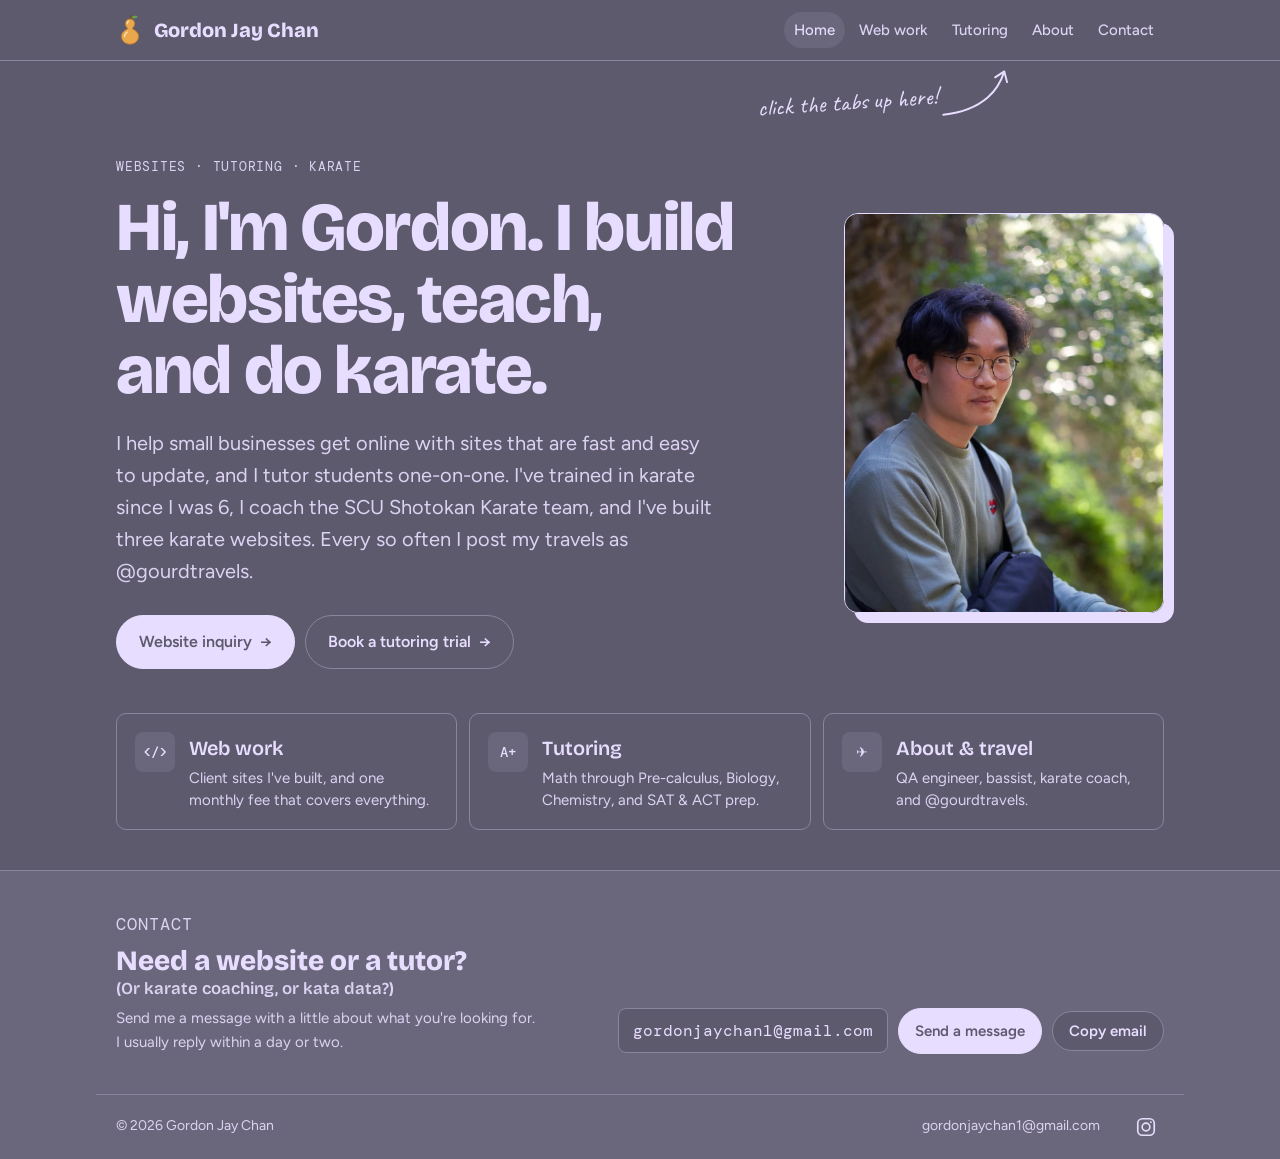
<file: index.html>
<!doctype html>
<html lang="en">
<head>
<meta charset="utf-8">
<meta name="theme-color" content="#5E5A6E">
<meta name="viewport" content="width=device-width, initial-scale=1, viewport-fit=cover">
<title>Gordon Jay Chan</title>
<meta name="description" content="Gordon Jay Chan builds websites for small businesses, tutors students one-on-one, coaches karate, and shares travel posts as @gourdtravels.">
<meta property="og:title" content="Gordon Jay Chan">
<meta property="og:description" content="Gordon Jay Chan builds websites for small businesses, tutors students one-on-one, coaches karate, and shares travel posts as @gourdtravels.">
<meta property="og:type" content="website">
<meta property="og:url" content="https://gordonjaychan.com/">
<meta property="og:image" content="https://gordonjaychan.com/images/share-card-v3.jpg">
<meta property="og:image:width" content="1200">
<meta property="og:image:height" content="630">
<meta property="og:image:alt" content="Gordon Jay Chan: Websites, Tutoring, Karate">
<meta name="twitter:card" content="summary_large_image">
<link rel="canonical" href="https://gordonjaychan.com/">
<link rel="icon" href="gourd.svg" type="image/svg+xml">
<link rel="apple-touch-icon" href="apple-touch-icon.png">
<link rel="preconnect" href="https://fonts.googleapis.com">
<link rel="preconnect" href="https://fonts.gstatic.com" crossorigin>
<link rel="stylesheet" href="https://fonts.googleapis.com/css2?family=Bricolage+Grotesque:opsz,wght@12..96,400;12..96,600;12..96,800&family=Figtree:wght@400;500;600&family=DM+Mono:wght@400;500&family=Caveat:wght@600&display=swap">
<link rel="stylesheet" href="styles.css">
<script src="site.js" defer></script>
</head>
<body>

<header class="top">
  <div class="wrap">
    <a class="brand" href="./" aria-label="Gordon Jay Chan, home">
      <img src="gourd.svg" alt="" width="28" height="32">
      <span class="brand-name">Gordon Jay Chan</span>
    </a>
    <nav aria-label="Pages">
      <a href="./" aria-current="page">Home</a>
      <a href="web">Web work</a>
      <a href="tutoring">Tutoring</a>
      <a href="about">About</a>
      <a href="contact" class="hide-sm">Contact</a>
    </nav>
  </div>
</header>

<main>
  <div class="wrap hero">
    <div class="nudge" aria-hidden="true">
      <span>click the tabs up here!</span>
      <svg viewBox="0 0 90 64" width="72" height="51">
        <path d="M4 60C22 58 44 52 60 38C70 29 76 19 80 7" fill="none" stroke="currentColor" stroke-width="2.4" stroke-linecap="round"/>
        <path d="M69 13L80.5 5.5L84 19" fill="none" stroke="currentColor" stroke-width="2.4" stroke-linecap="round" stroke-linejoin="round"/>
      </svg>
    </div>
    <div class="hero-grid">
      <div class="hero-text">
        <p class="label">Websites · Tutoring · Karate</p>
        <h1 style="margin-top:14px">Hi, I'm Gordon. I build websites, teach, and do <em>karate</em>.</h1>
        <p class="lede">I help small businesses get online with sites that are fast and easy to update, and I tutor students one-on-one. I've trained in karate since I was 6, I coach the SCU Shotokan Karate team, and I've built three karate websites. Every so often I post my travels as @gourdtravels.</p>
        <div class="hero-ctas">
          <a class="btn primary big" href="contact?topic=website">Website inquiry <span aria-hidden="true">→</span></a>
          <a class="btn big" href="tutoring#book">Book a tutoring trial <span aria-hidden="true">→</span></a>
        </div>
      </div>
      <img class="portrait" src="images/gordon.jpg" alt="Gordon sitting outdoors among trees, wearing glasses and a green sweater" width="935" height="1372">
    </div>

    <div class="hats">
      <a class="hat" href="web">
        <span class="glyph">&lt;/&gt;</span>
        <strong>Web work</strong>
        <span>Client sites I've built, and one monthly fee that covers everything.</span>
      </a>
      <a class="hat" href="tutoring">
        <span class="glyph">A+</span>
        <strong>Tutoring</strong>
        <span>Math through Pre-calculus, Biology, Chemistry, and SAT &amp; ACT prep.</span>
      </a>
      <a class="hat" href="about">
        <span class="glyph">✈</span>
        <strong>About &amp; travel</strong>
        <span>QA engineer, bassist, karate coach, and @gourdtravels.</span>
      </a>
    </div>
  </div>
</main>

<footer class="site-foot" id="contact">
  <div class="wrap contact">
    <div class="contact-text">
      <p class="label">Contact</p>
      <h2>Need a website or a tutor? <small>(Or karate coaching, or kata data?)</small></h2>
      <p>Send me a message with a little about what you're looking for.<br>I usually reply within a day or two.</p>
    </div>
      <div class="email-row">
        <span class="email" id="email">gordonjaychan1@gmail.com</span>
        <a class="btn primary" href="contact">Send a message</a>
        <button class="btn" id="copy" type="button">Copy email</button>
      </div>
    </div>
  <div class="wrap foot-bar">
    <span>© 2026 Gordon Jay Chan</span>
    <div class="foot-right">
      <a href="mailto:gordonjaychan1@gmail.com">gordonjaychan1@gmail.com</a>
      <a class="ig" href="https://www.instagram.com/gourdtravels/" target="_blank" rel="noopener" aria-label="Instagram: @gourdtravels" title="@gourdtravels on Instagram">
      <svg viewBox="0 0 24 24" fill="none" stroke="currentColor" stroke-width="1.8" stroke-linecap="round" stroke-linejoin="round" aria-hidden="true"><rect x="3" y="3" width="18" height="18" rx="5"/><circle cx="12" cy="12" r="4.2"/><circle cx="17.3" cy="6.7" r="1" fill="currentColor" stroke="none"/></svg>
    </a>
    </div>
  </div>
</footer>
</body>
</html>
</file>
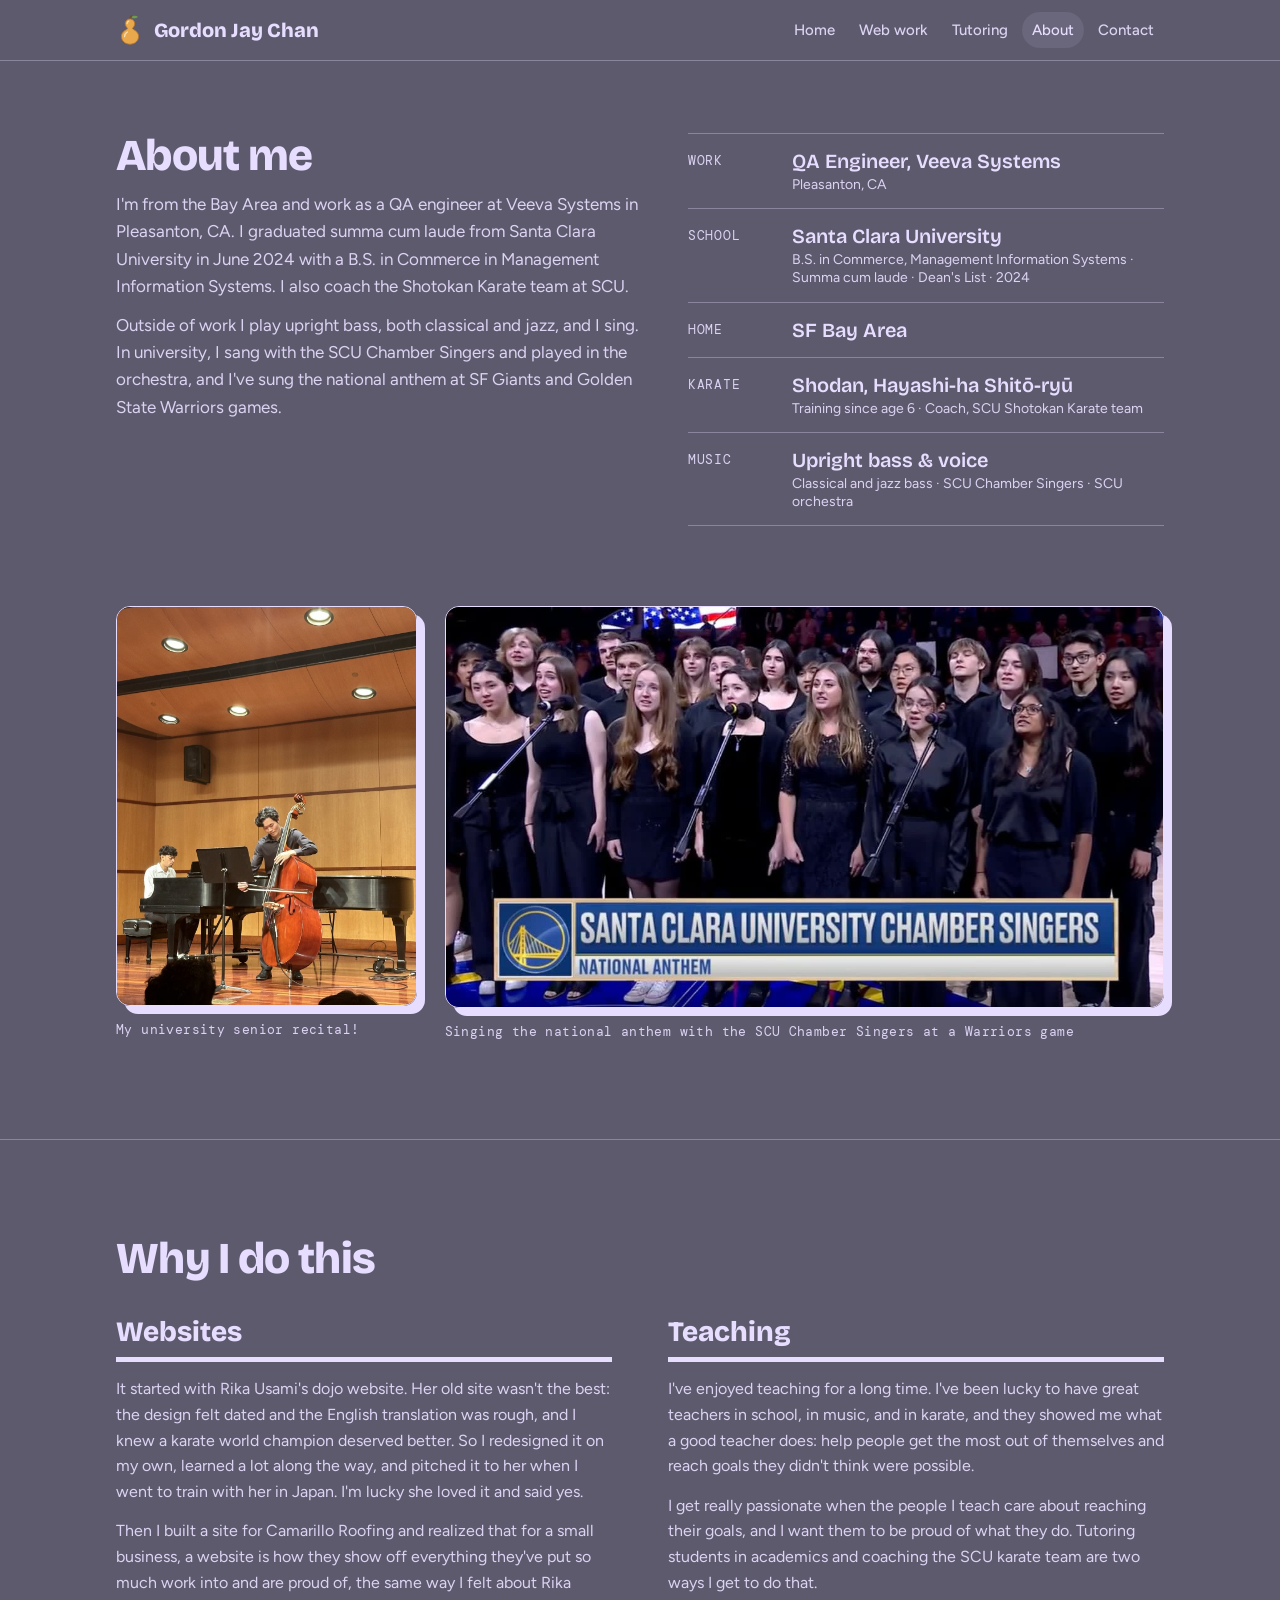
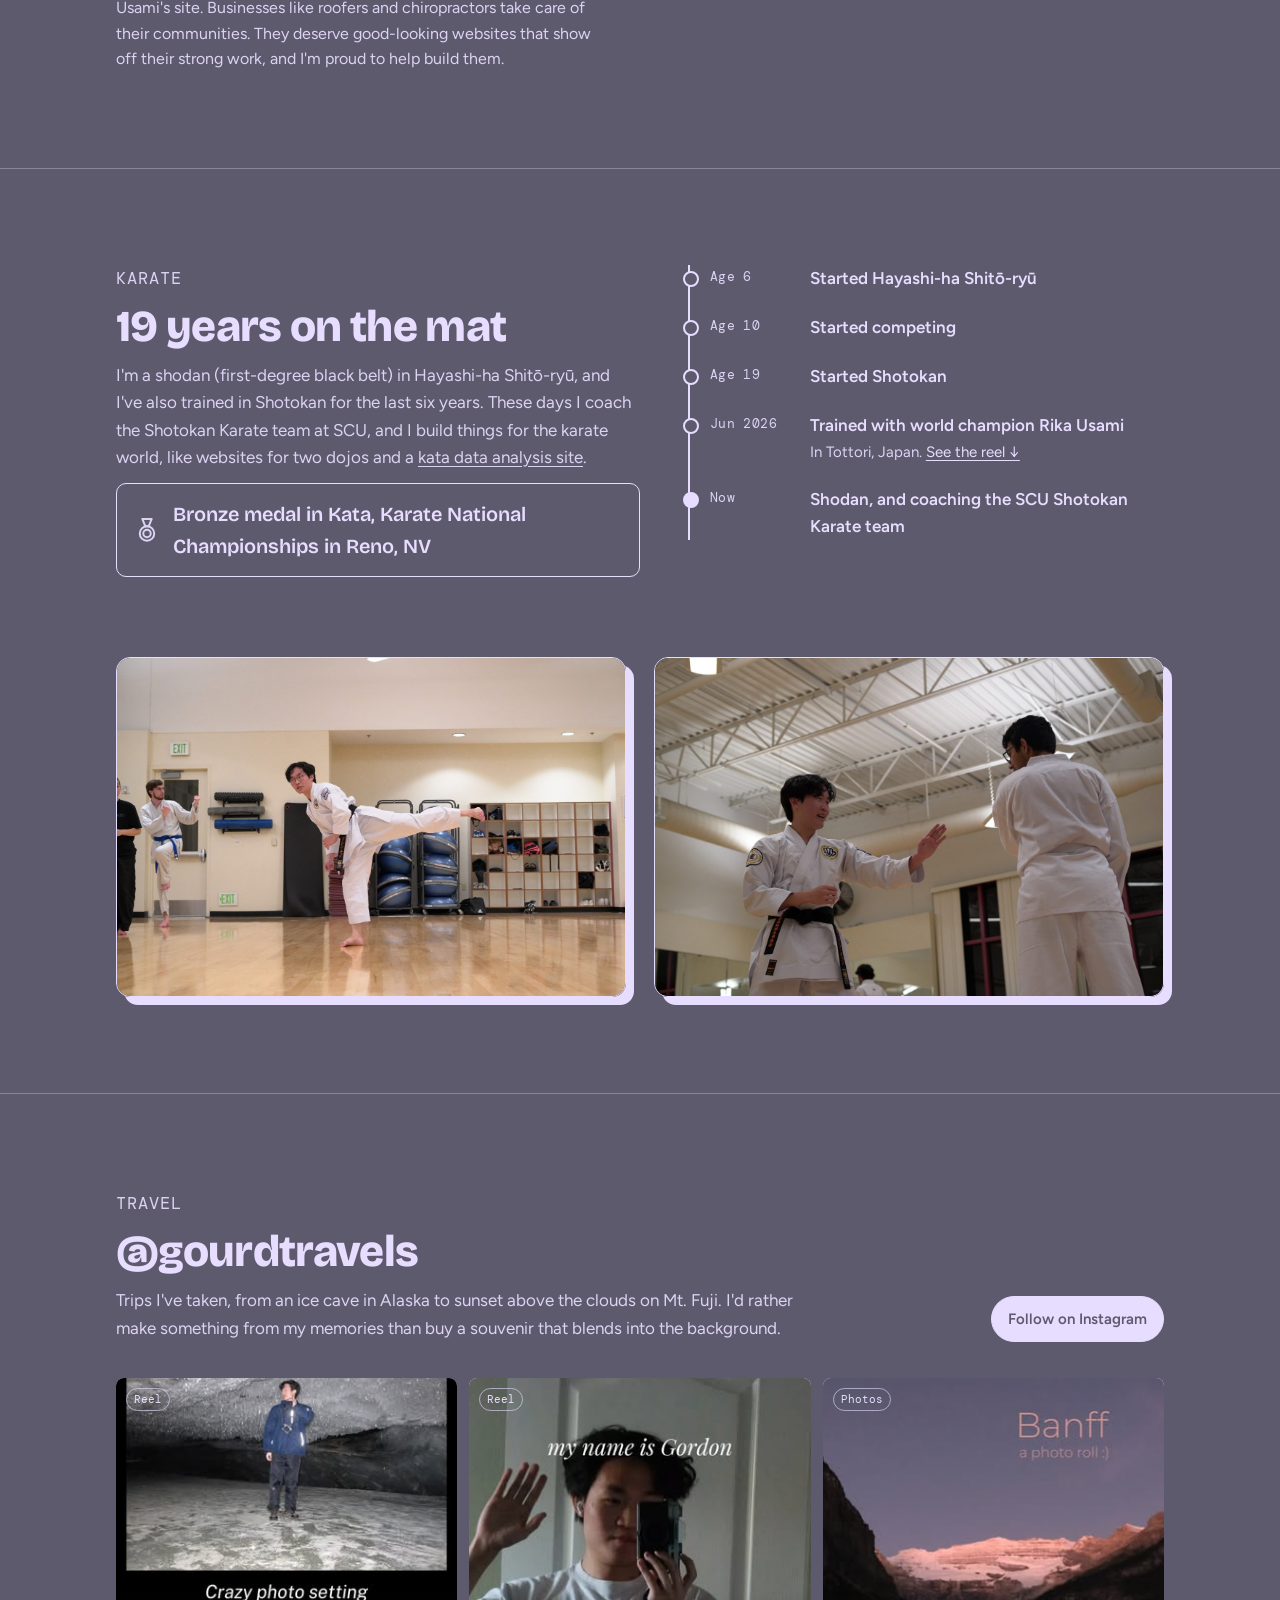
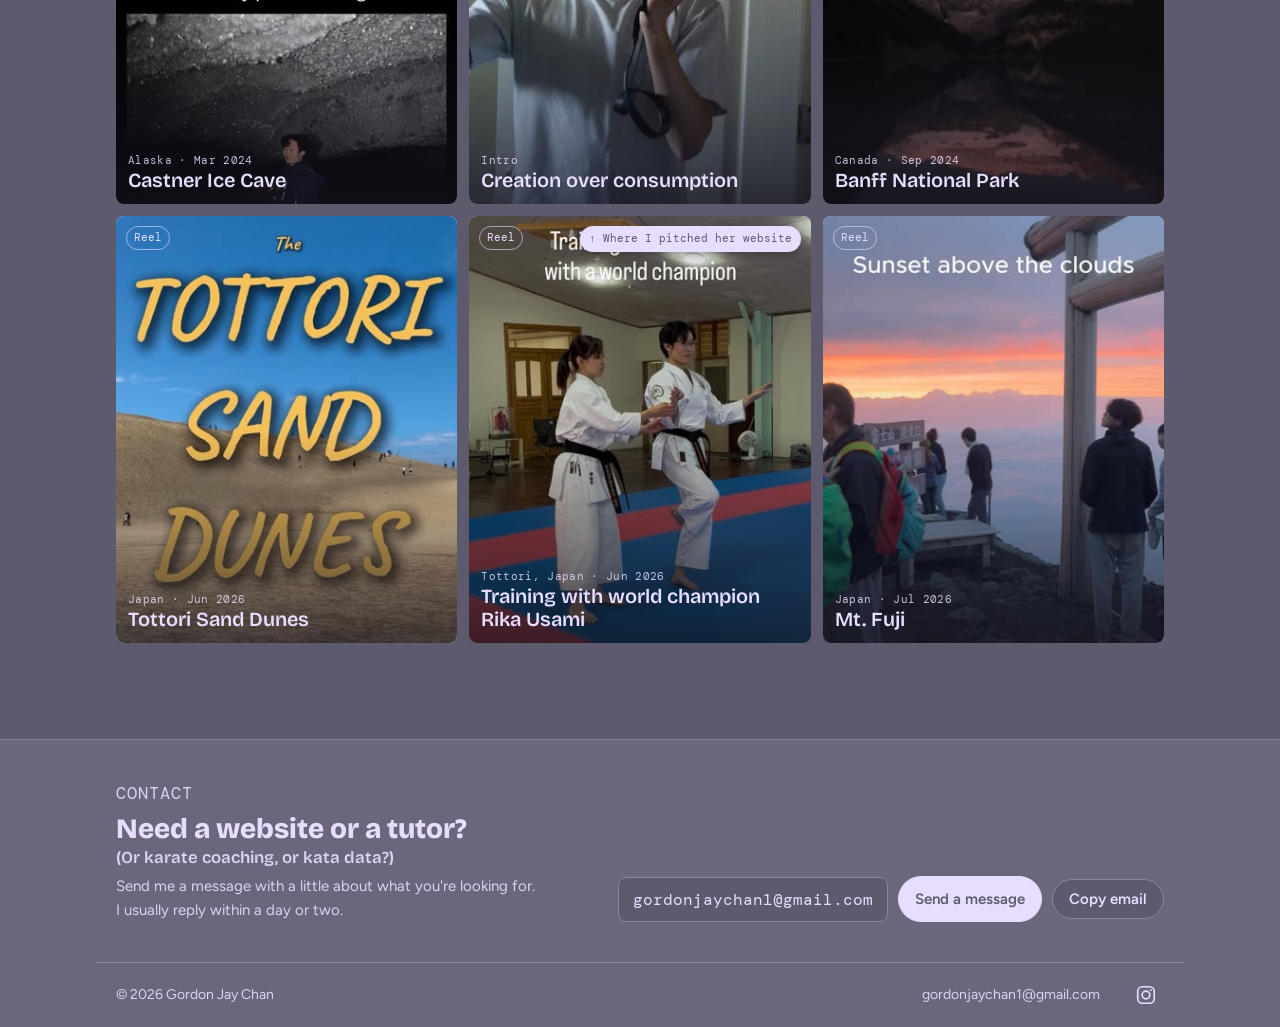
<file: about.html>
<!doctype html>
<html lang="en">
<head>
<meta charset="utf-8">
<meta name="theme-color" content="#5E5A6E">
<meta name="viewport" content="width=device-width, initial-scale=1, viewport-fit=cover">
<title>About · Gordon Jay Chan</title>
<meta name="description" content="About Gordon Jay Chan: QA engineer at Veeva Systems, SCU graduate, bassist, singer, karate coach, and @gourdtravels.">
<meta property="og:title" content="About · Gordon Jay Chan">
<meta property="og:description" content="About Gordon Jay Chan: QA engineer at Veeva Systems, SCU graduate, bassist, singer, karate coach, and @gourdtravels.">
<meta property="og:type" content="website">
<meta property="og:url" content="https://gordonjaychan.com/about">
<meta property="og:image" content="https://gordonjaychan.com/images/share-card-v3.jpg">
<meta property="og:image:width" content="1200">
<meta property="og:image:height" content="630">
<meta property="og:image:alt" content="Gordon Jay Chan: Websites, Tutoring, Karate">
<meta name="twitter:card" content="summary_large_image">
<link rel="canonical" href="https://gordonjaychan.com/about">
<link rel="icon" href="gourd.svg" type="image/svg+xml">
<link rel="apple-touch-icon" href="apple-touch-icon.png">
<link rel="preconnect" href="https://fonts.googleapis.com">
<link rel="preconnect" href="https://fonts.gstatic.com" crossorigin>
<link rel="stylesheet" href="https://fonts.googleapis.com/css2?family=Bricolage+Grotesque:opsz,wght@12..96,400;12..96,600;12..96,800&family=Figtree:wght@400;500;600&family=DM+Mono:wght@400;500&display=swap">
<link rel="stylesheet" href="styles.css">
<script src="site.js" defer></script>
</head>
<body>

<header class="top">
  <div class="wrap">
    <a class="brand" href="./" aria-label="Gordon Jay Chan, home">
      <img src="gourd.svg" alt="" width="28" height="32">
      <span class="brand-name">Gordon Jay Chan</span>
    </a>
    <nav aria-label="Pages">
      <a href="./">Home</a>
      <a href="web">Web work</a>
      <a href="tutoring">Tutoring</a>
      <a href="about" aria-current="page">About</a>
      <a href="contact" class="hide-sm">Contact</a>
    </nav>
  </div>
</header>

<main>
  <section class="block" id="about">
    <div class="wrap about">
      <div class="block-head">
        <h1>About me</h1>
        <p>I'm from the Bay Area and work as a QA engineer at Veeva Systems in Pleasanton, CA. I graduated summa cum laude from Santa Clara University in June 2024 with a B.S. in Commerce in Management Information Systems. I also coach the Shotokan Karate team at SCU.</p>
        <p>Outside of work I play upright bass, both classical and jazz, and I sing. In university, I sang with the SCU Chamber Singers and played in the orchestra, and I've sung the national anthem at SF Giants and Golden State Warriors games.</p>
      </div>
      <dl class="facts-list">
        <div><dt>Work</dt><dd>QA Engineer, Veeva Systems<small>Pleasanton, CA</small></dd></div>
        <div><dt>School</dt><dd>Santa Clara University<small>B.S. in Commerce, Management Information Systems · Summa cum laude · Dean's List · 2024</small></dd></div>
        <div><dt>Home</dt><dd>SF Bay Area</dd></div>
        <div><dt>Karate</dt><dd>Shodan, Hayashi-ha Shitō-ryū<small>Training since age 6 · Coach, SCU Shotokan Karate team</small></dd></div>
        <div><dt>Music</dt><dd>Upright bass &amp; voice<small>Classical and jazz bass · SCU Chamber Singers · SCU orchestra</small></dd></div>
      </dl>
      <div class="photo-pair music">
        <figure class="photo-fig"><img class="photo fit" src="images/bass.jpg" alt="Gordon playing upright bass with a bow on stage, with a pianist accompanying" loading="lazy" width="1050" height="1400"><figcaption>My university senior recital!</figcaption></figure>
        <figure class="photo-fig"><img class="photo fit" src="images/anthem.jpg" alt="The Santa Clara University Chamber Singers singing the national anthem on the court at a Golden State Warriors game" loading="lazy" width="1148" height="640"><figcaption>Singing the national anthem with the SCU Chamber Singers at a Warriors game</figcaption></figure>
      </div>
    </div>
  </section>

  <section class="block" id="why">
    <div class="wrap">
      <div class="block-head">
        <h2>Why I do this</h2>
      </div>
      <div class="why">
        <div class="why-col">
          <h3>Websites</h3>
          <p>It started with Rika Usami's dojo website. Her old site wasn't the best: the design felt dated and the English translation was rough, and I knew a karate world champion deserved better. So I redesigned it on my own, learned a lot along the way, and pitched it to her when I went to train with her in Japan. I'm lucky she loved it and said yes.</p>
          <p>Then I built a site for Camarillo Roofing and realized that for a small business, a website is how they show off everything they've put so much work into and are proud of, the same way I felt about Rika Usami's site. Businesses like roofers and chiropractors take care of their communities. They deserve good-looking websites that show off their strong work, and I'm proud to help build them.</p>
        </div>
        <div class="why-col">
          <h3>Teaching</h3>
          <p>I've enjoyed teaching for a long time. I've been lucky to have great teachers in school, in music, and in karate, and they showed me what a good teacher does: help people get the most out of themselves and reach goals they didn't think were possible.</p>
          <p>I get really passionate when the people I teach care about reaching their goals, and I want them to be proud of what they do. Tutoring students in academics and coaching the SCU karate team are two ways I get to do that.</p>
        </div>
      </div>
    </div>
  </section>

  <section class="block" id="karate">
    <div class="wrap karate">
      <div class="block-head">
        <p class="label">Karate</p>
        <h2>19 years on the mat</h2>
        <p>I'm a shodan (first-degree black belt) in Hayashi-ha Shitō-ryū, and I've also trained in Shotokan for the last six years. These days I coach the Shotokan Karate team at SCU, and I build things for the karate world, like websites for two dojos and a <a href="https://gordonjaychan.com/KataDataAnalysis/" target="_blank" rel="noopener">kata data analysis site</a>.</p>
        <p class="medal"><svg viewBox="0 0 24 24" width="28" height="28" fill="none" stroke="currentColor" stroke-width="1.7" stroke-linejoin="round" aria-hidden="true"><path d="M8 2.5h8l-2.5 6.2h-3z"/><circle cx="12" cy="15" r="6.2"/><circle cx="12" cy="15" r="3.2"/></svg><strong>Bronze medal in Kata, Karate National Championships in Reno, NV</strong></p>
      </div>
      <ol class="timeline">
        <li><span class="when">Age 6</span><div><b>Started Hayashi-ha Shitō-ryū</b></div></li>
        <li><span class="when">Age 10</span><div><b>Started competing</b></div></li>
        <li><span class="when">Age 19</span><div><b>Started Shotokan</b></div></li>
        <li><span class="when">Jun 2026</span><div><b>Trained with world champion Rika Usami</b><p>In Tottori, Japan. <a href="#trip-usami">See the reel ↓</a></p></div></li>
        <li><span class="when">Now</span><div><b>Shodan, and coaching the SCU Shotokan Karate team</b></div></li>
      </ol>
      <div class="photo-pair">
        <figure class="photo-fig"><img class="photo wide" src="images/karate-kick.jpg" alt="Gordon in a white gi and black belt demonstrating a side kick in a studio" loading="lazy" width="1400" height="933"></figure>
        <figure class="photo-fig"><img class="photo wide" src="images/karate-teaching.jpg" alt="Gordon in a white gi and black belt explaining a technique to a student" loading="lazy" width="1400" height="933"></figure>
      </div>
    </div>
  </section>

  <section class="block" id="travels">
    <div class="wrap">
      <div class="travel-head">
        <div class="block-head">
          <p class="label">Travel</p>
          <h2 class="handle">@gourdtravels</h2>
          <p>Trips I've taken, from an ice cave in Alaska to sunset above the clouds on Mt. Fuji. I'd rather make something from my memories than buy a souvenir that blends into the background.</p>
        </div>
        <div class="socials">
          <a class="btn primary" href="https://www.instagram.com/gourdtravels/" target="_blank" rel="noopener">Follow on Instagram</a>
        </div>
      </div>

      <div class="sheet">
        <a class="frame" href="https://www.instagram.com/gourdtravels/reel/DcXyz-AtbQ_/" target="_blank" rel="noopener">
          <img src="images/ig/DcXyz-AtbQ_.jpg" alt="" loading="lazy">
          <span class="fmt">Reel</span><small>Alaska · Mar 2024</small><strong>Castner Ice Cave</strong>
        </a>
        <a class="frame" href="https://www.instagram.com/gourdtravels/reel/DcVNxxnh6YN/" target="_blank" rel="noopener">
          <img src="images/ig/DcVNxxnh6YN.jpg" alt="" loading="lazy">
          <span class="fmt">Reel</span><small>Intro</small><strong>Creation over consumption</strong>
        </a>
        <a class="frame" href="https://www.instagram.com/gourdtravels/p/DcSRZ9_lEbv/" target="_blank" rel="noopener">
          <img src="images/ig/DcSRZ9_lEbv.jpg" alt="" loading="lazy">
          <span class="fmt">Photos</span><small>Canada · Sep 2024</small><strong>Banff National Park</strong>
        </a>
        <a class="frame" href="https://www.instagram.com/gourdtravels/reel/DcPbe30h1gh/" target="_blank" rel="noopener">
          <img src="images/ig/DcPbe30h1gh.jpg" alt="" loading="lazy">
          <span class="fmt">Reel</span><small>Japan · Jun 2026</small><strong>Tottori Sand Dunes</strong>
        </a>
        <div class="frame-wrap" id="trip-usami">
          <a class="frame" href="https://www.instagram.com/gourdtravels/reel/DcMgHOFyWdk/" target="_blank" rel="noopener">
            <img src="images/ig/DcMgHOFyWdk.jpg" alt="" loading="lazy">
            <span class="fmt">Reel</span><small>Tottori, Japan · Jun 2026</small><strong>Training with world champion Rika Usami</strong>
          </a>
          <a class="crosslink" href="web#usami-dojo">↑ Where I pitched her website</a>
        </div>
        <a class="frame" href="https://www.instagram.com/gourdtravels/reel/DcKoRzOxI03/" target="_blank" rel="noopener">
          <img src="images/ig/DcKoRzOxI03.jpg" alt="" loading="lazy">
          <span class="fmt">Reel</span><small>Japan · Jul 2026</small><strong>Mt. Fuji</strong>
        </a>
      </div>
    </div>
  </section>
</main>

<footer class="site-foot" id="contact">
  <div class="wrap contact">
    <div class="contact-text">
      <p class="label">Contact</p>
      <h2>Need a website or a tutor? <small>(Or karate coaching, or kata data?)</small></h2>
      <p>Send me a message with a little about what you're looking for.<br>I usually reply within a day or two.</p>
    </div>
      <div class="email-row">
        <span class="email" id="email">gordonjaychan1@gmail.com</span>
        <a class="btn primary" href="contact">Send a message</a>
        <button class="btn" id="copy" type="button">Copy email</button>
      </div>
    </div>
  <div class="wrap foot-bar">
    <span>© 2026 Gordon Jay Chan</span>
    <div class="foot-right">
      <a href="mailto:gordonjaychan1@gmail.com">gordonjaychan1@gmail.com</a>
      <a class="ig" href="https://www.instagram.com/gourdtravels/" target="_blank" rel="noopener" aria-label="Instagram: @gourdtravels" title="@gourdtravels on Instagram">
      <svg viewBox="0 0 24 24" fill="none" stroke="currentColor" stroke-width="1.8" stroke-linecap="round" stroke-linejoin="round" aria-hidden="true"><rect x="3" y="3" width="18" height="18" rx="5"/><circle cx="12" cy="12" r="4.2"/><circle cx="17.3" cy="6.7" r="1" fill="currentColor" stroke="none"/></svg>
    </a>
    </div>
  </div>
</footer>
</body>
</html>
</file>
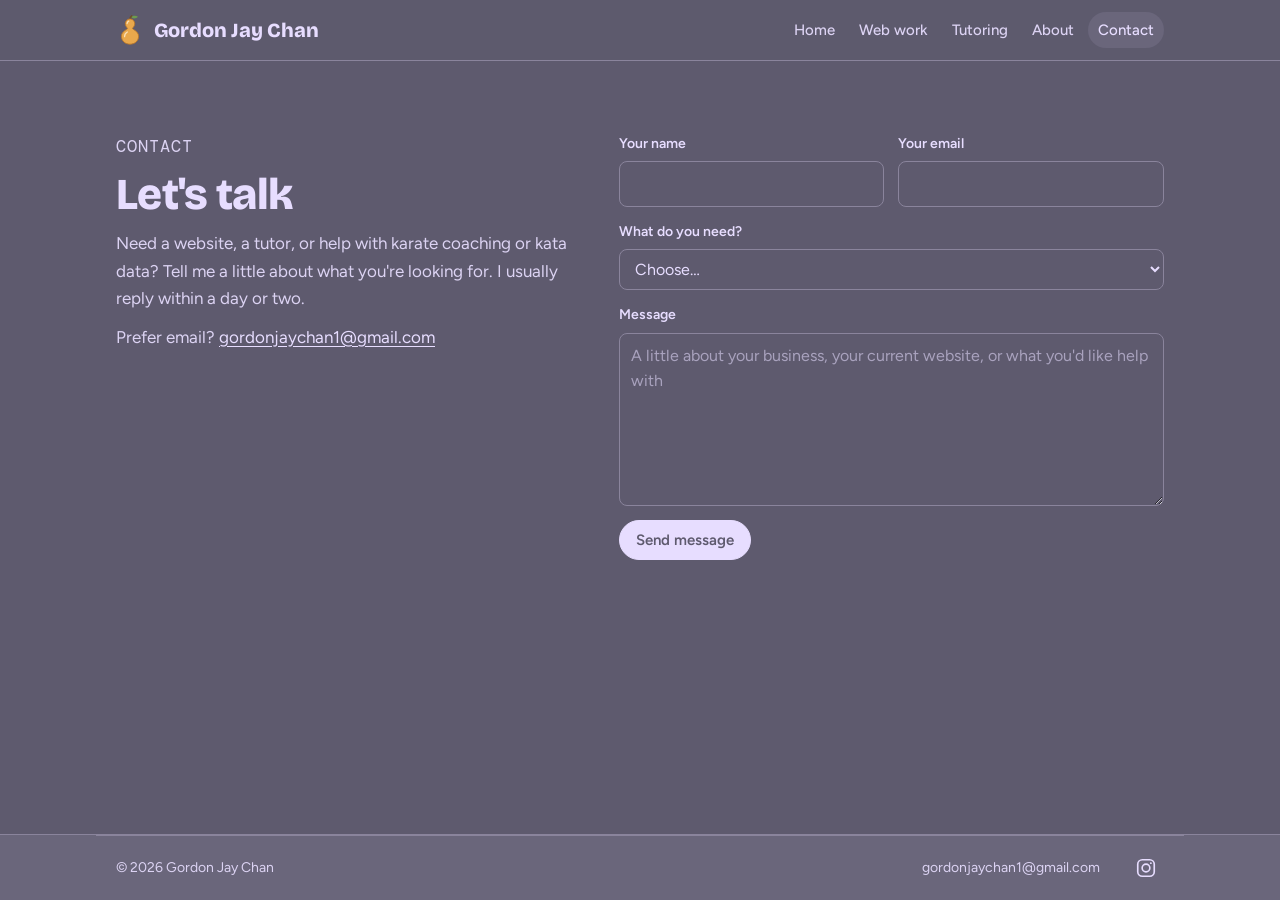
<file: contact.html>
<!doctype html>
<html lang="en">
<head>
<meta charset="utf-8">
<meta name="theme-color" content="#5E5A6E">
<meta name="viewport" content="width=device-width, initial-scale=1, viewport-fit=cover">
<title>Contact · Gordon Jay Chan</title>
<meta name="description" content="Contact Gordon Jay Chan about a website, tutoring, karate coaching, or kata data.">
<meta property="og:title" content="Contact · Gordon Jay Chan">
<meta property="og:description" content="Contact Gordon Jay Chan about a website, tutoring, karate coaching, or kata data.">
<meta property="og:type" content="website">
<meta property="og:url" content="https://gordonjaychan.com/contact">
<meta property="og:image" content="https://gordonjaychan.com/images/share-card-v3.jpg">
<meta property="og:image:width" content="1200">
<meta property="og:image:height" content="630">
<meta property="og:image:alt" content="Gordon Jay Chan: Websites, Tutoring, Karate">
<meta name="twitter:card" content="summary_large_image">
<link rel="canonical" href="https://gordonjaychan.com/contact">
<link rel="icon" href="gourd.svg" type="image/svg+xml">
<link rel="apple-touch-icon" href="apple-touch-icon.png">
<link rel="preconnect" href="https://fonts.googleapis.com">
<link rel="preconnect" href="https://fonts.gstatic.com" crossorigin>
<link rel="stylesheet" href="https://fonts.googleapis.com/css2?family=Bricolage+Grotesque:opsz,wght@12..96,400;12..96,600;12..96,800&family=Figtree:wght@400;500;600&family=DM+Mono:wght@400;500&family=Caveat:wght@600&display=swap">
<link rel="stylesheet" href="styles.css">
<script src="site.js" defer></script>
</head>
<body>

<header class="top">
  <div class="wrap">
    <a class="brand" href="./" aria-label="Gordon Jay Chan, home">
      <img src="gourd.svg" alt="" width="28" height="32">
      <span class="brand-name">Gordon Jay Chan</span>
    </a>
    <nav aria-label="Pages">
      <a href="./">Home</a>
      <a href="web">Web work</a>
      <a href="tutoring">Tutoring</a>
      <a href="about">About</a>
      <a href="contact" class="hide-sm" aria-current="page">Contact</a>
    </nav>
  </div>
</header>

<main>
  <section class="block">
    <div class="wrap contact-page">
      <div class="block-head">
        <p class="label">Contact</p>
        <h1>Let's talk</h1>
        <p>Need a website, a tutor, or help with karate coaching or kata data? Tell me a little about what you're looking for. I usually reply within a day or two.</p>
        <p class="contact-alt">Prefer email? <a href="mailto:gordonjaychan1@gmail.com">gordonjaychan1@gmail.com</a></p>
      </div>
      <form class="book-form contact-form js-formspree" id="contact-form" action="https://formspree.io/f/mnpnelpr" method="POST" data-subject="{topic}: {name}" data-done="Thanks! Your message is on its way. I'll reply within a day or two.">
        <input type="hidden" name="_subject" value="New message from gordonjaychan.com">
        <input type="text" name="_gotcha" tabindex="-1" autocomplete="off" class="hp" aria-hidden="true">
        <input type="hidden" name="form" value="Contact">
        <label>Your name<input id="ct-name" name="name" required autocomplete="name"></label>
        <label>Your email<input id="ct-email" name="email" type="email" required autocomplete="email"></label>
        <label class="wide">What do you need?<select id="ct-topic" name="topic" required>
          <option value="">Choose…</option>
          <option value="Website inquiry">A new website, or improving my current one</option>
          <option value="Tutoring">Tutoring</option>
          <option value="Karate coaching or kata data">Karate coaching or kata data</option>
          <option value="Something else">Something else</option>
        </select></label>
        <label class="wide">Message<textarea id="ct-message" name="message" rows="6" required placeholder="A little about your business, your current website, or what you'd like help with"></textarea></label>
        <div class="wide book-actions">
          <button class="btn primary" type="submit">Send message</button>
          <p class="book-status" role="status"></p>
        </div>
      </form>
    </div>
  </section>
</main>

<footer class="site-foot" id="contact">
  <div class="wrap foot-bar">
    <span>© 2026 Gordon Jay Chan</span>
    <div class="foot-right">
      <a href="mailto:gordonjaychan1@gmail.com">gordonjaychan1@gmail.com</a>
      <a class="ig" href="https://www.instagram.com/gourdtravels/" target="_blank" rel="noopener" aria-label="Instagram: @gourdtravels" title="@gourdtravels on Instagram">
      <svg viewBox="0 0 24 24" fill="none" stroke="currentColor" stroke-width="1.8" stroke-linecap="round" stroke-linejoin="round" aria-hidden="true"><rect x="3" y="3" width="18" height="18" rx="5"/><circle cx="12" cy="12" r="4.2"/><circle cx="17.3" cy="6.7" r="1" fill="currentColor" stroke="none"/></svg>
    </a>
    </div>
  </div>
</footer>
</body>
</html>
</file>
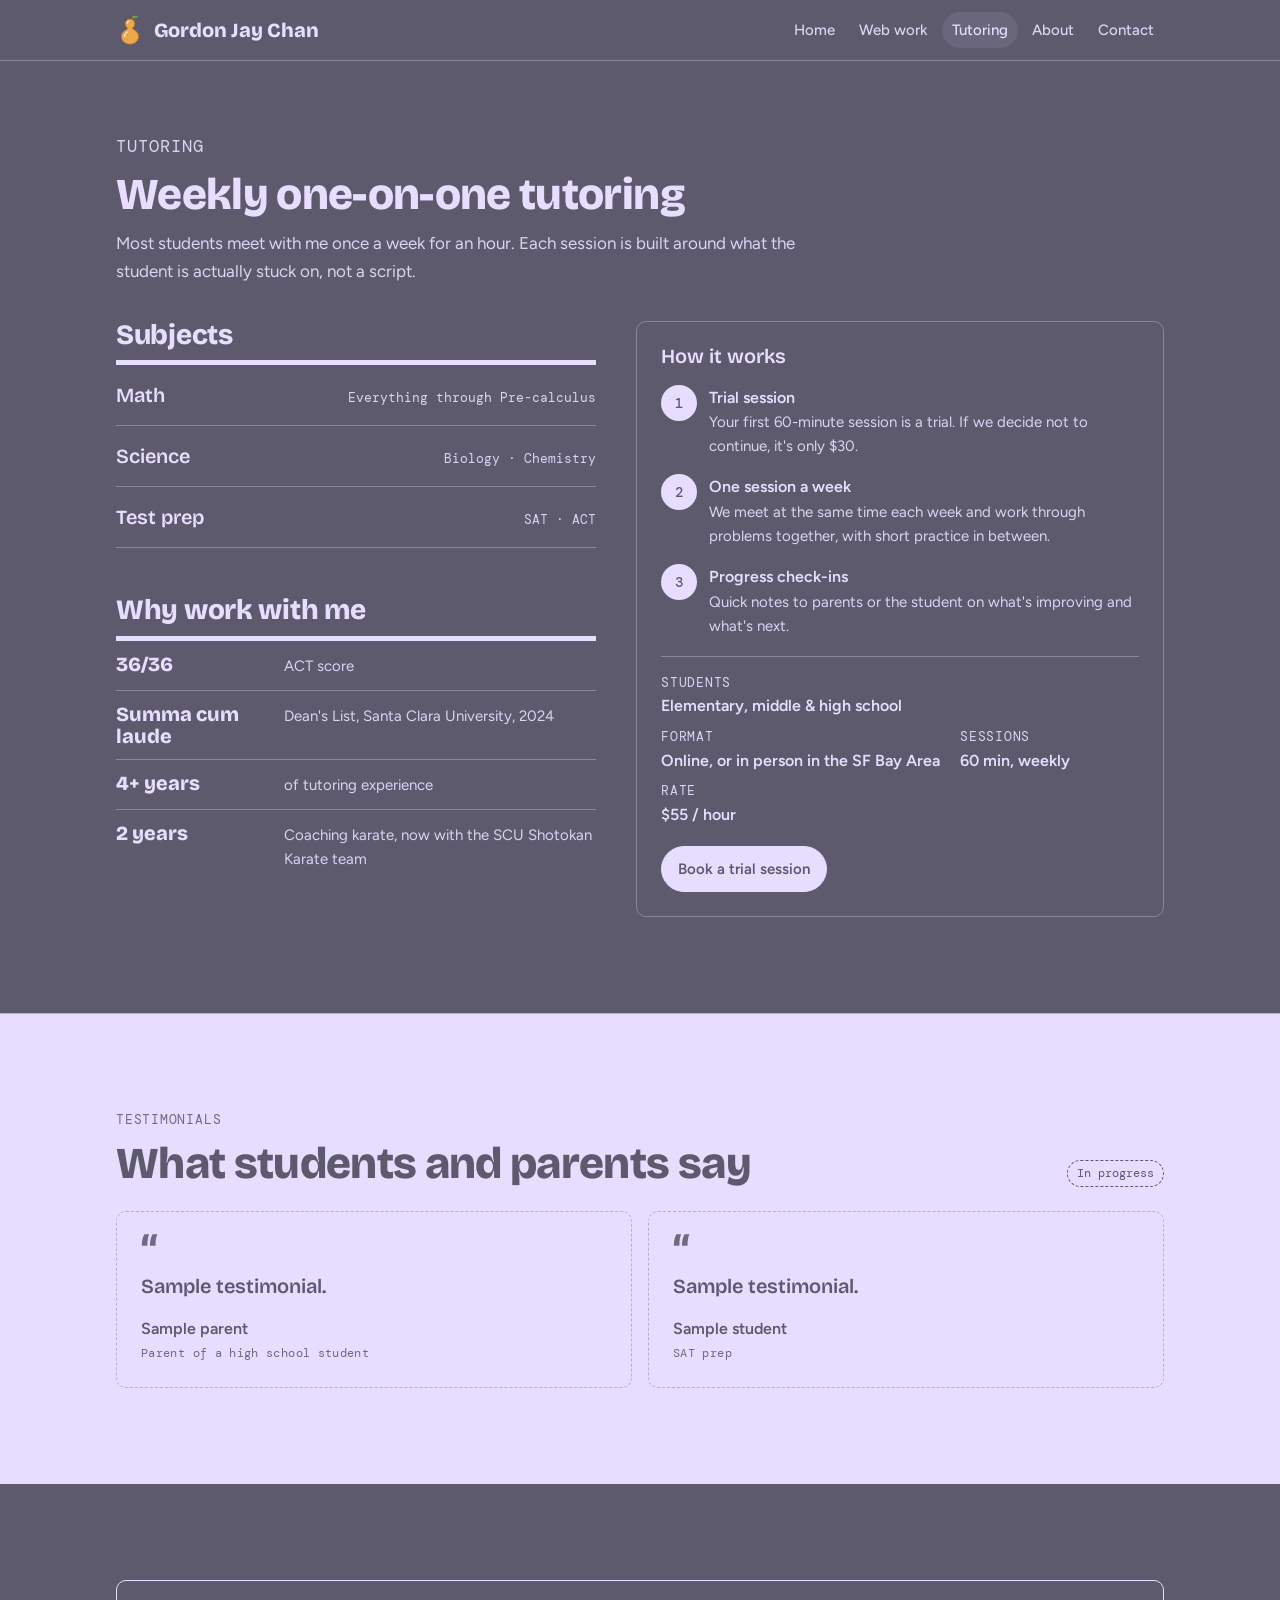
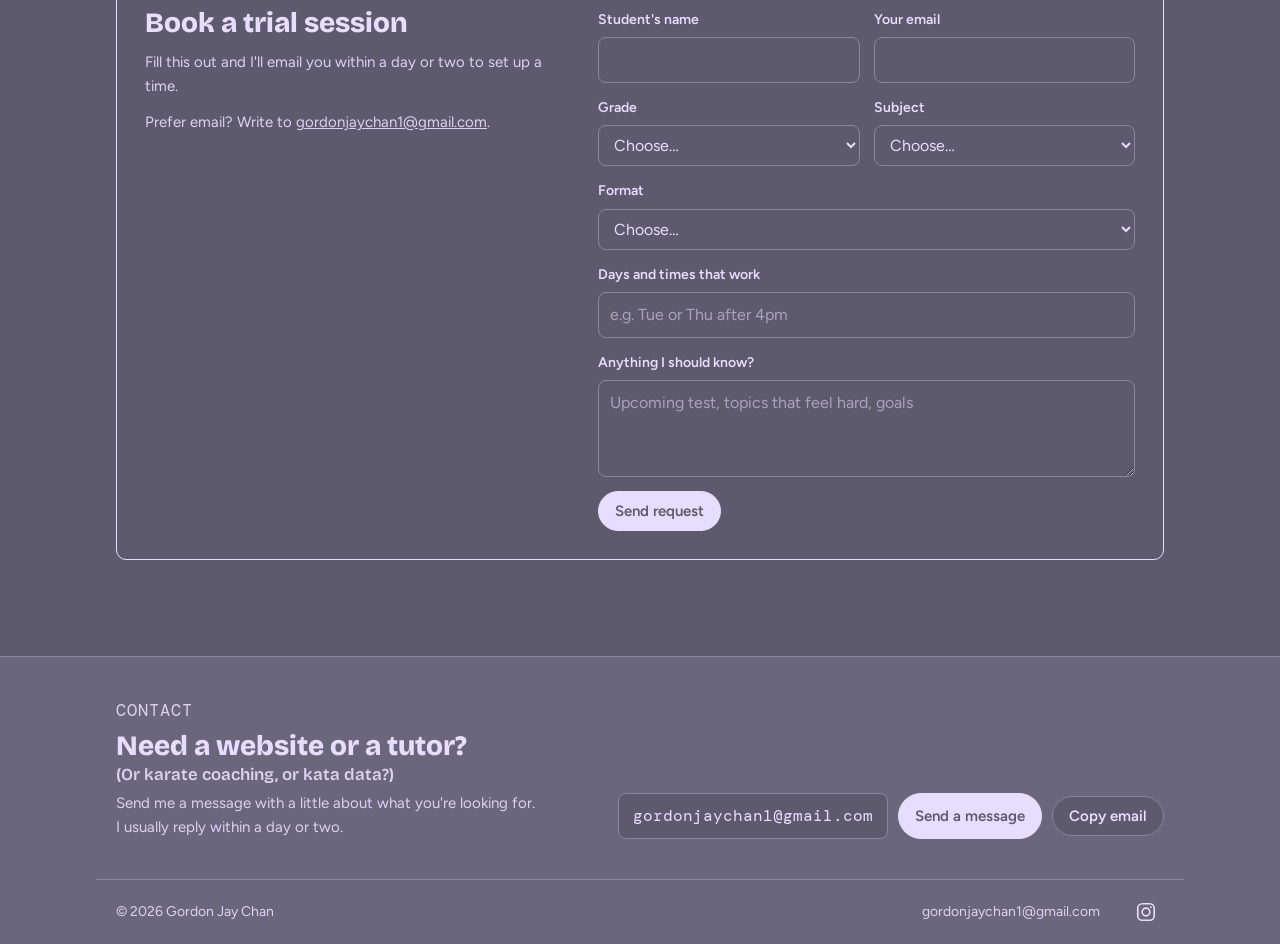
<file: tutoring.html>
<!doctype html>
<html lang="en">
<head>
<meta charset="utf-8">
<meta name="theme-color" content="#5E5A6E">
<meta name="viewport" content="width=device-width, initial-scale=1, viewport-fit=cover">
<title>Tutoring · Gordon Jay Chan</title>
<meta name="description" content="One-on-one tutoring in Math through Pre-calculus, Biology, Chemistry, and SAT/ACT prep. Online or in person in the SF Bay Area, $55/hour.">
<meta property="og:title" content="Tutoring · Gordon Jay Chan">
<meta property="og:description" content="One-on-one tutoring in Math through Pre-calculus, Biology, Chemistry, and SAT/ACT prep. Online or in person in the SF Bay Area, $55/hour.">
<meta property="og:type" content="website">
<meta property="og:url" content="https://gordonjaychan.com/tutoring">
<meta property="og:image" content="https://gordonjaychan.com/images/share-card-v3.jpg">
<meta property="og:image:width" content="1200">
<meta property="og:image:height" content="630">
<meta property="og:image:alt" content="Gordon Jay Chan: Websites, Tutoring, Karate">
<meta name="twitter:card" content="summary_large_image">
<link rel="canonical" href="https://gordonjaychan.com/tutoring">
<link rel="icon" href="gourd.svg" type="image/svg+xml">
<link rel="apple-touch-icon" href="apple-touch-icon.png">
<link rel="preconnect" href="https://fonts.googleapis.com">
<link rel="preconnect" href="https://fonts.gstatic.com" crossorigin>
<link rel="stylesheet" href="https://fonts.googleapis.com/css2?family=Bricolage+Grotesque:opsz,wght@12..96,400;12..96,600;12..96,800&family=Figtree:wght@400;500;600&family=DM+Mono:wght@400;500&display=swap">
<link rel="stylesheet" href="styles.css">
<script src="site.js" defer></script>
</head>
<body>

<header class="top">
  <div class="wrap">
    <a class="brand" href="./" aria-label="Gordon Jay Chan, home">
      <img src="gourd.svg" alt="" width="28" height="32">
      <span class="brand-name">Gordon Jay Chan</span>
    </a>
    <nav aria-label="Pages">
      <a href="./">Home</a>
      <a href="web">Web work</a>
      <a href="tutoring" aria-current="page">Tutoring</a>
      <a href="about">About</a>
      <a href="contact" class="hide-sm">Contact</a>
    </nav>
  </div>
</header>

<main>
  <section class="block" id="tutoring">
    <div class="wrap">
      <div class="block-head">
        <p class="label">Tutoring</p>
        <h1>Weekly one-on-one tutoring</h1>
        <p>Most students meet with me once a week for an hour. Each session is built around what the student is actually stuck on, not a script.</p>
      </div>

      <div class="tutor">
        <div class="subjects">
          <h3 class="subjects-head">Subjects</h3>
          <div class="subject"><strong>Math</strong><span>Everything through Pre-calculus</span></div>
          <div class="subject"><strong>Science</strong><span>Biology · Chemistry</span></div>
          <div class="subject"><strong>Test prep</strong><span>SAT · ACT</span></div>
          <div class="creds">
            <h3>Why work with me</h3>
            <div class="cred"><strong>36/36</strong><span>ACT score</span></div>
            <div class="cred"><strong>Summa cum laude</strong><span>Dean's List, Santa Clara University, 2024</span></div>
            <div class="cred"><strong>4+ years</strong><span>of tutoring experience</span></div>
            <div class="cred"><strong>2 years</strong><span>Coaching karate, now with the SCU Shotokan Karate team</span></div>
          </div>
        </div>

        <div class="lesson">
          <h3>How it works</h3>
          <ol>
            <li><div><b>Trial session</b><p>Your first 60-minute session is a trial. If we decide not to continue, it's only $30.</p></div></li>
            <li><div><b>One session a week</b><p>We meet at the same time each week and work through problems together, with short practice in between.</p></div></li>
            <li><div><b>Progress check-ins</b><p>Quick notes to parents or the student on what's improving and what's next.</p></div></li>
          </ol>
          <div class="facts">
            <div><span class="label">Students</span><strong>Elementary, middle &amp; high school</strong></div>
            <div><span class="label">Format</span><strong>Online, or in person in the SF Bay Area</strong></div>
            <div><span class="label">Sessions</span><strong>60 min, weekly</strong></div>
            <div><span class="label">Rate</span><strong>$55 / hour</strong></div>
          </div>
          <div><a class="btn primary" href="#book">Book a trial session</a></div>
        </div>
      </div>

    </div>
  </section>

  <section class="block band" id="testimonials">
    <div class="wrap">
      <div class="kind-words">
        <div class="kind-words-head"><div><p class="label">Testimonials</p><h2>What students and parents say</h2></div><span class="chip">In progress</span></div>
        <div class="quotes">
          <figure class="quote sample">
            <blockquote>Sample testimonial.</blockquote>
            <figcaption><b>Sample parent</b><span>Parent of a high school student</span></figcaption>
          </figure>
          <figure class="quote sample">
            <blockquote>Sample testimonial.</blockquote>
            <figcaption><b>Sample student</b><span>SAT prep</span></figcaption>
          </figure>
        </div>
      </div>
    </div>
  </section>

  <section class="block" id="booking">
    <div class="wrap">
      <div class="book" id="book">
        <div class="book-text">
          <h2>Book a trial session</h2>
          <p>Fill this out and I'll email you within a day or two to set up a time.</p>
          <p>Prefer email? Write to <a href="mailto:gordonjaychan1@gmail.com">gordonjaychan1@gmail.com</a>.</p>
        </div>
        <form class="book-form js-formspree" id="book-form" action="https://formspree.io/f/mnpnelpr" method="POST" data-subject="Trial session request: {name}" data-done="Thanks! Your request is in. I'll email you within a day or two to find a time.">
          <input type="hidden" name="_subject" value="Trial session request">
          <input type="text" name="_gotcha" tabindex="-1" autocomplete="off" class="hp" aria-hidden="true">
          <input type="hidden" name="form" value="Tutoring trial">
          <label>Student's name<input id="bk-name" name="name" required autocomplete="off"></label>
          <label>Your email<input id="bk-email" name="email" type="email" required autocomplete="email"></label>
          <label>Grade<select id="bk-grade" name="grade" required>
            <option value="">Choose…</option>
            <option>Elementary school</option><option>Middle school</option><option>High school</option>
          </select></label>
          <label>Subject<select id="bk-subject" name="subject" required>
            <option value="">Choose…</option>
            <option>Math</option><option>Science (Biology / Chemistry)</option><option>SAT prep</option><option>ACT prep</option>
          </select></label>
          <label class="wide">Format<select id="bk-format" name="format" required>
            <option value="">Choose…</option>
            <option>Online</option><option>In person (SF Bay Area)</option>
          </select></label>
          <label class="wide">Days and times that work<input id="bk-times" name="times" placeholder="e.g. Tue or Thu after 4pm"></label>
          <label class="wide">Anything I should know?<textarea id="bk-notes" name="notes" rows="3" placeholder="Upcoming test, topics that feel hard, goals"></textarea></label>
          <div class="wide book-actions">
            <button class="btn primary" type="submit">Send request</button>
            <p class="book-status" id="bk-status" role="status"></p>
          </div>
        </form>
      </div>
    </div>
  </section>
</main>

<footer class="site-foot" id="contact">
  <div class="wrap contact">
    <div class="contact-text">
      <p class="label">Contact</p>
      <h2>Need a website or a tutor? <small>(Or karate coaching, or kata data?)</small></h2>
      <p>Send me a message with a little about what you're looking for.<br>I usually reply within a day or two.</p>
    </div>
      <div class="email-row">
        <span class="email" id="email">gordonjaychan1@gmail.com</span>
        <a class="btn primary" href="contact">Send a message</a>
        <button class="btn" id="copy" type="button">Copy email</button>
      </div>
    </div>
  <div class="wrap foot-bar">
    <span>© 2026 Gordon Jay Chan</span>
    <div class="foot-right">
      <a href="mailto:gordonjaychan1@gmail.com">gordonjaychan1@gmail.com</a>
      <a class="ig" href="https://www.instagram.com/gourdtravels/" target="_blank" rel="noopener" aria-label="Instagram: @gourdtravels" title="@gourdtravels on Instagram">
      <svg viewBox="0 0 24 24" fill="none" stroke="currentColor" stroke-width="1.8" stroke-linecap="round" stroke-linejoin="round" aria-hidden="true"><rect x="3" y="3" width="18" height="18" rx="5"/><circle cx="12" cy="12" r="4.2"/><circle cx="17.3" cy="6.7" r="1" fill="currentColor" stroke="none"/></svg>
    </a>
    </div>
  </div>
</footer>
</body>
</html>
</file>
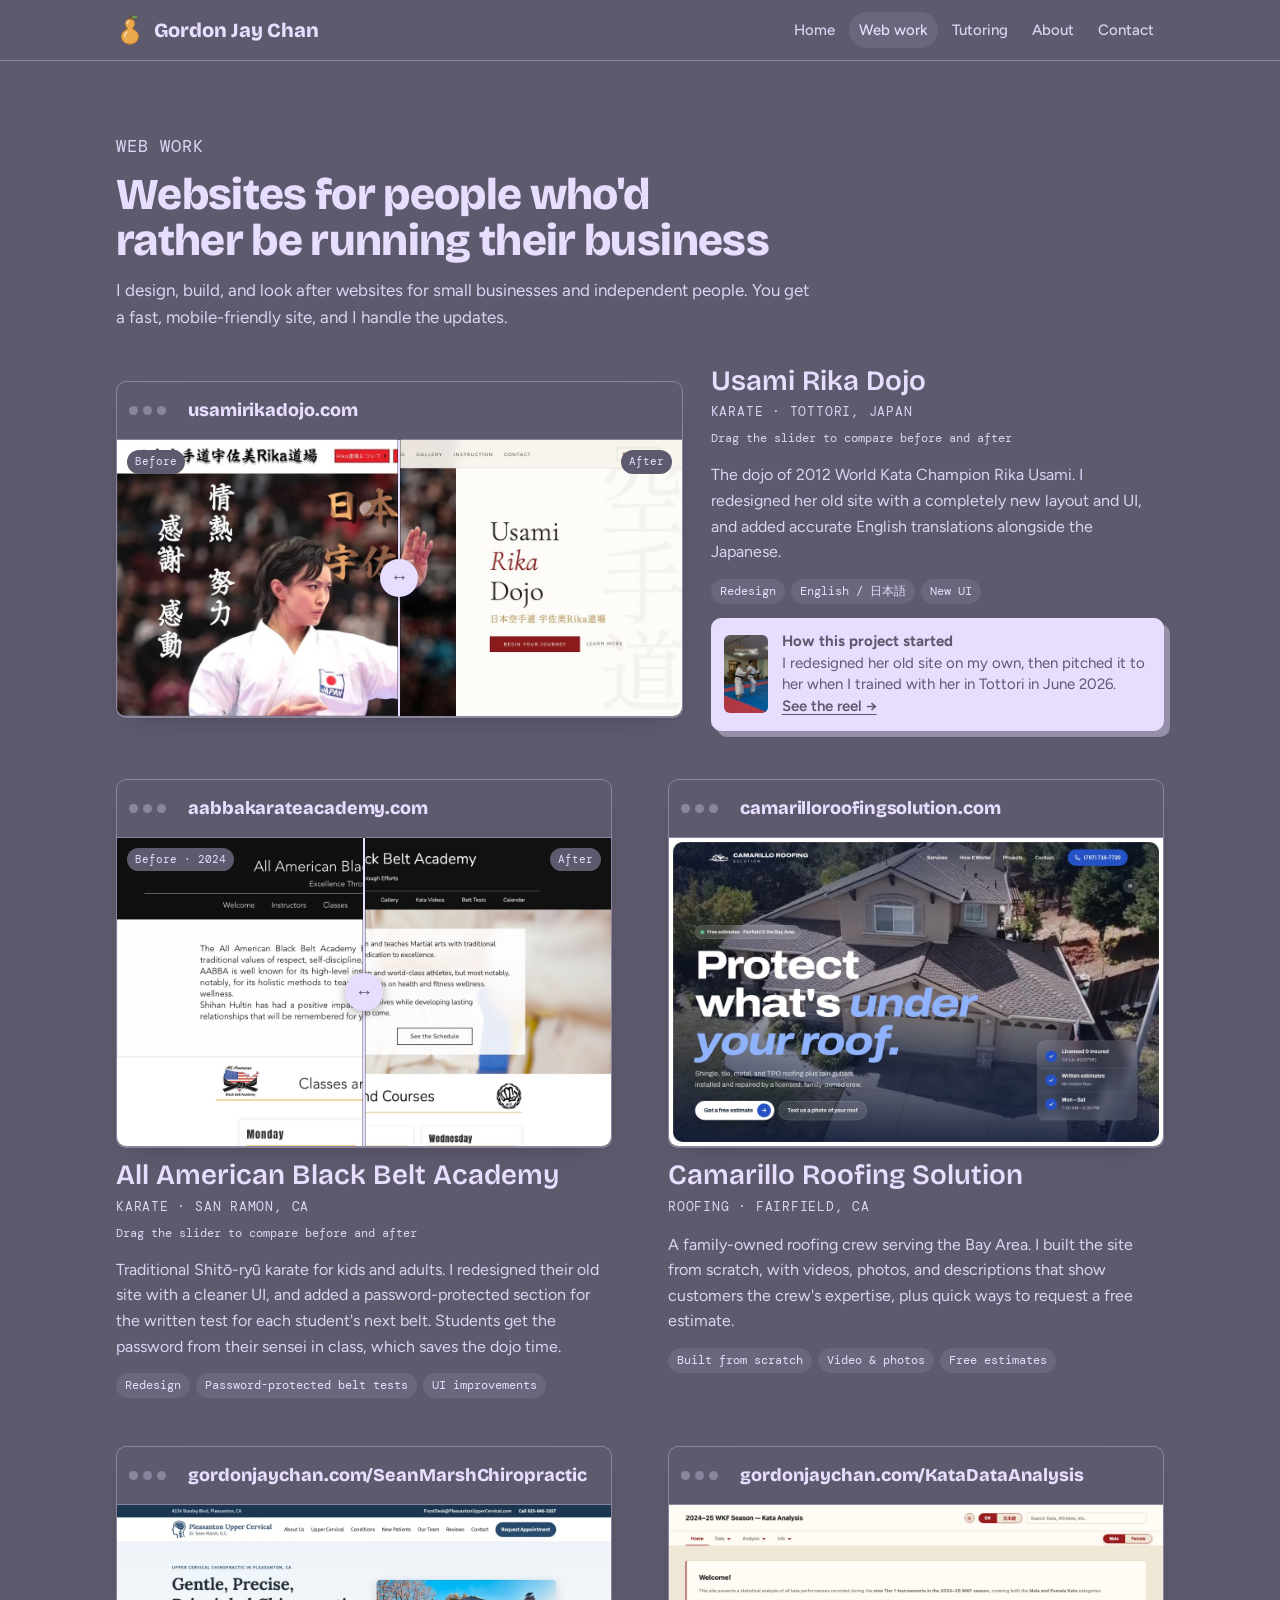
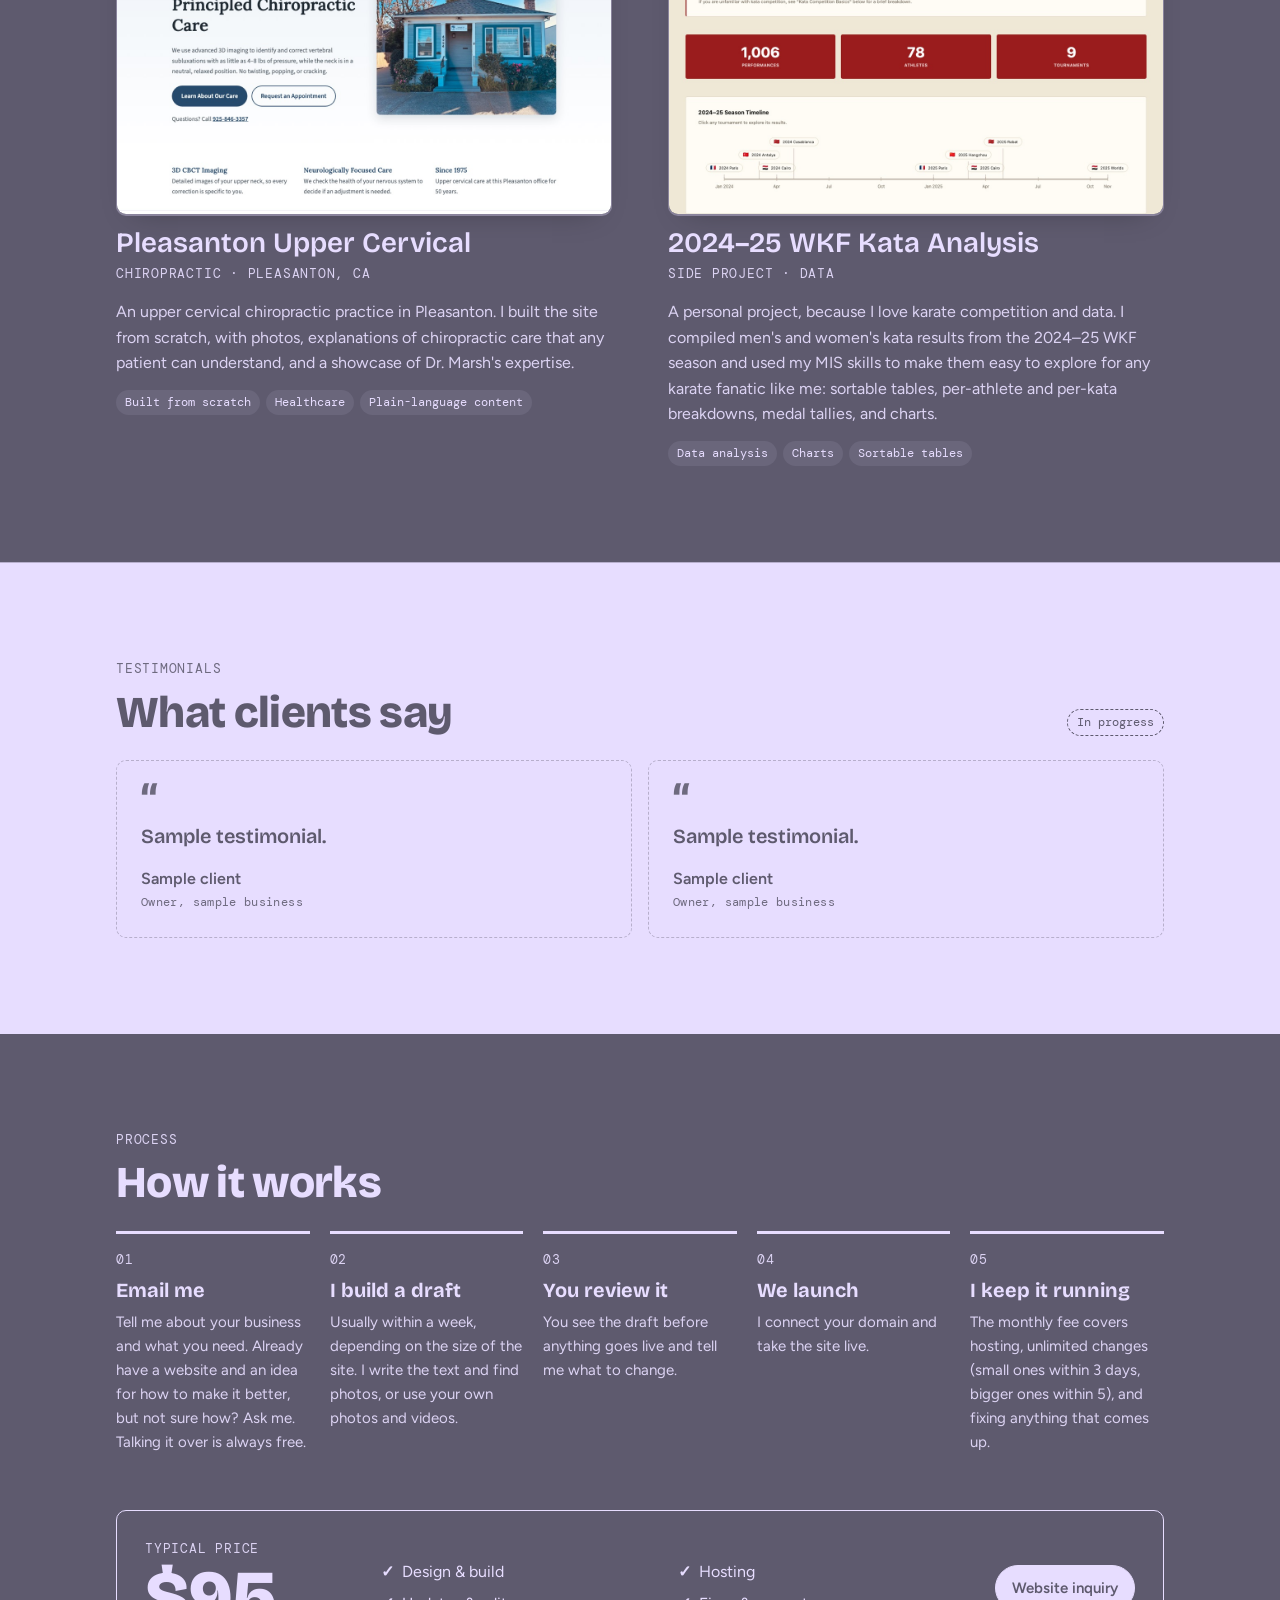
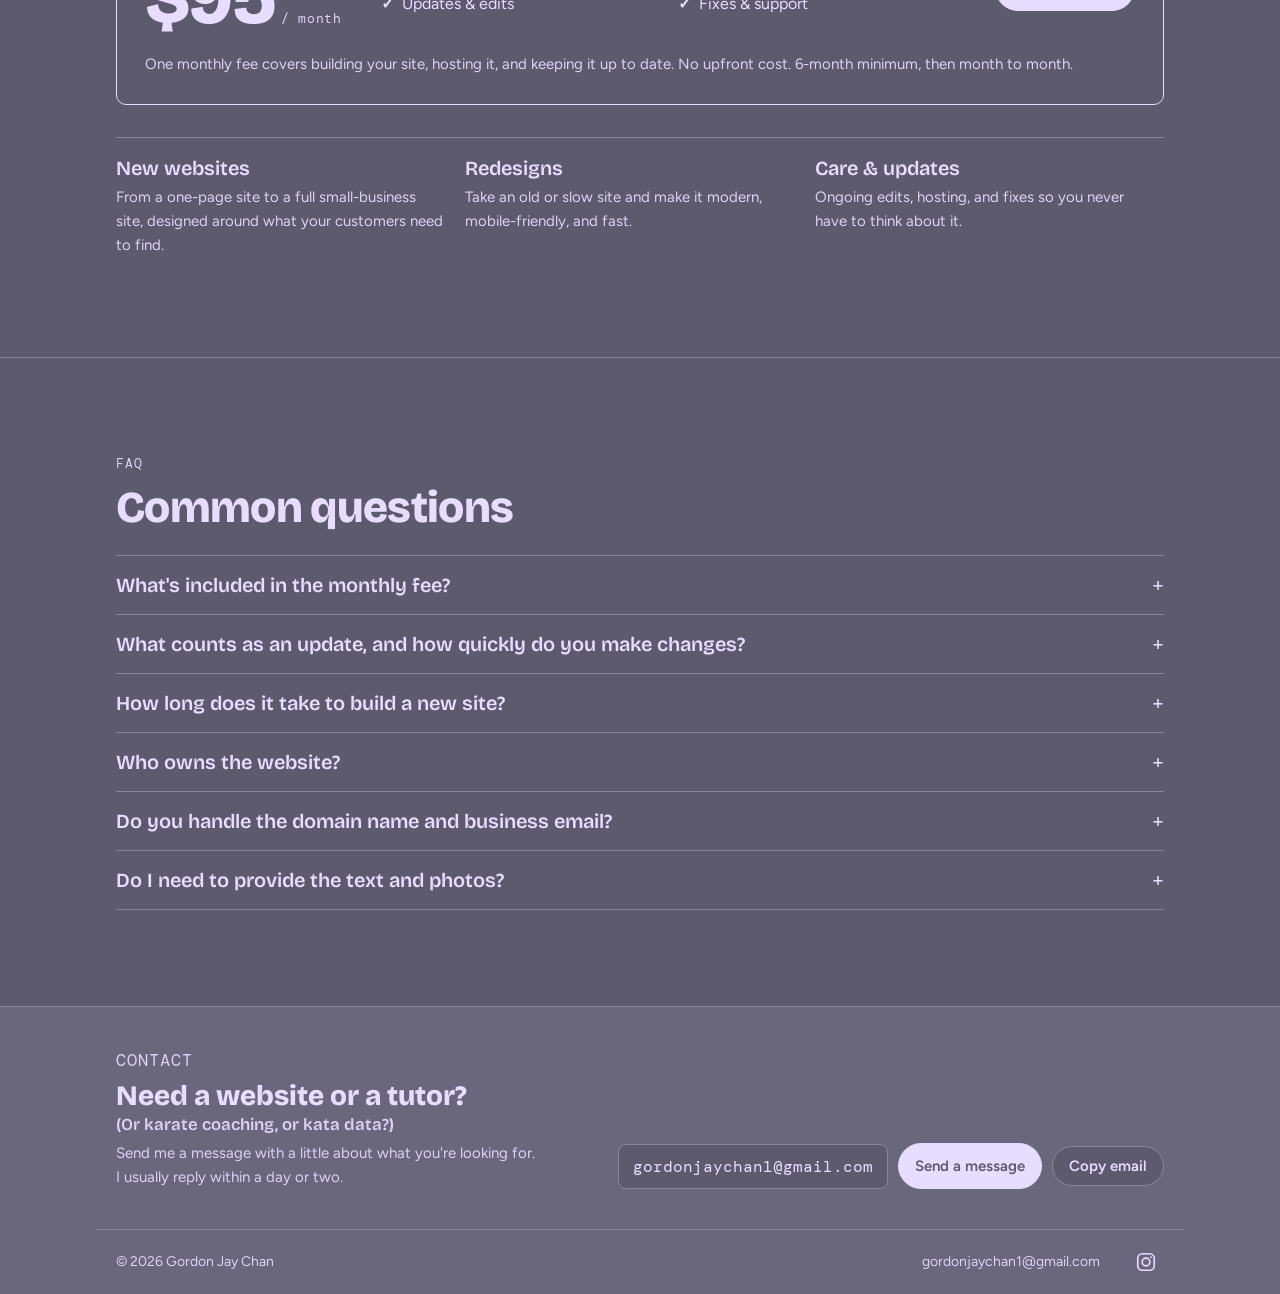
<file: web.html>
<!doctype html>
<html lang="en">
<head>
<meta charset="utf-8">
<meta name="theme-color" content="#5E5A6E">
<meta name="viewport" content="width=device-width, initial-scale=1, viewport-fit=cover">
<title>Web Work · Gordon Jay Chan</title>
<meta name="description" content="Websites Gordon Jay Chan has designed and built for small businesses, usually $95/month for building, hosting, and updates.">
<meta property="og:title" content="Web Work · Gordon Jay Chan">
<meta property="og:description" content="Websites Gordon Jay Chan has designed and built for small businesses, usually $95/month for building, hosting, and updates.">
<meta property="og:type" content="website">
<meta property="og:url" content="https://gordonjaychan.com/web">
<meta property="og:image" content="https://gordonjaychan.com/images/share-card-v3.jpg">
<meta property="og:image:width" content="1200">
<meta property="og:image:height" content="630">
<meta property="og:image:alt" content="Gordon Jay Chan: Websites, Tutoring, Karate">
<meta name="twitter:card" content="summary_large_image">
<link rel="canonical" href="https://gordonjaychan.com/web">
<link rel="icon" href="gourd.svg" type="image/svg+xml">
<link rel="apple-touch-icon" href="apple-touch-icon.png">
<link rel="preconnect" href="https://fonts.googleapis.com">
<link rel="preconnect" href="https://fonts.gstatic.com" crossorigin>
<link rel="stylesheet" href="https://fonts.googleapis.com/css2?family=Bricolage+Grotesque:opsz,wght@12..96,400;12..96,600;12..96,800&family=Figtree:wght@400;500;600&family=DM+Mono:wght@400;500&display=swap">
<link rel="stylesheet" href="styles.css">
<script src="site.js" defer></script>
</head>
<body>

<header class="top">
  <div class="wrap">
    <a class="brand" href="./" aria-label="Gordon Jay Chan, home">
      <img src="gourd.svg" alt="" width="28" height="32">
      <span class="brand-name">Gordon Jay Chan</span>
    </a>
    <nav aria-label="Pages">
      <a href="./">Home</a>
      <a href="web" aria-current="page">Web work</a>
      <a href="tutoring">Tutoring</a>
      <a href="about">About</a>
      <a href="contact" class="hide-sm">Contact</a>
    </nav>
  </div>
</header>

<main>
  <section class="block" id="web">
    <div class="wrap">
      <div class="block-head">
        <p class="label">Web work</p>
        <h1>Websites for people who'd rather be running their business</h1>
        <p>I design, build, and look after websites for small businesses and independent people. You get a fast, mobile-friendly site, and I handle the updates.</p>
      </div>

      <div class="projects">
        <article class="project wide" id="usami-dojo">
          <div class="browser">
            <div class="browser-bar"><span class="dots"><i></i><i></i><i></i></span><span class="url">usamirikadojo.com</span></div>
            <div class="ba">
              <img class="shot natural" src="images/usamirikadojo-after.jpg" alt="Usami Rika Dojo homepage after the redesign" loading="lazy" width="1200" height="586">
              <img class="shot natural ba-before" src="images/usamirikadojo-before.jpg" alt="Usami Rika Dojo homepage before the redesign" loading="lazy" width="1200" height="586">
              <span class="ba-handle" aria-hidden="true"></span>
              <span class="ba-tag before" aria-hidden="true">Before</span>
              <span class="ba-tag after" aria-hidden="true">After</span>
              <input class="ba-range" type="range" min="0" max="100" value="50" aria-label="Compare the old and new Usami Rika Dojo homepage. Lower shows more of the new site, higher shows more of the old one.">
            </div>
          </div>
          <div class="info">
            <div class="p-meta"><h3><a href="https://usamirikadojo.com" target="_blank" rel="noopener">Usami Rika Dojo</a></h3><span class="label">Karate · Tottori, Japan</span><span class="ba-hint">Drag the slider to compare before and after</span></div>
            <p>The dojo of 2012 World Kata Champion Rika Usami. I redesigned her old site with a completely new layout and UI, and added accurate English translations alongside the Japanese.</p>
            <div class="tags"><span>Redesign</span><span>English / 日本語</span><span>New UI</span></div>
            <a class="story" href="about#trip-usami">
              <img src="images/ig/DcMgHOFyWdk.jpg" alt="" width="44" height="78">
              <span><b>How this project started</b>I redesigned her old site on my own, then pitched it to her when I trained with her in Tottori in June 2026. <u>See the reel →</u></span>
            </a>
          </div>
        </article>
        <article class="project">
          <div class="browser">
            <div class="browser-bar"><span class="dots"><i></i><i></i><i></i></span><span class="url">aabbakarateacademy.com</span></div>
            <div class="ba">
              <img class="shot" src="images/aabbakarateacademy.jpg" alt="AABBA homepage after the redesign" loading="lazy" width="1200" height="750">
              <img class="shot ba-before" src="images/aabbakarateacademy-before.jpg" alt="AABBA homepage before the redesign, in 2024" loading="lazy" width="1200" height="750">
              <span class="ba-handle" aria-hidden="true"></span>
              <span class="ba-tag before" aria-hidden="true">Before · 2024</span>
              <span class="ba-tag after" aria-hidden="true">After</span>
              <input class="ba-range" type="range" min="0" max="100" value="50" aria-label="Compare the old and new AABBA homepage. Lower shows more of the new site, higher shows more of the old one.">
            </div>
          </div>
          <div class="p-meta"><h3><a href="https://aabbakarateacademy.com" target="_blank" rel="noopener">All American Black Belt Academy</a></h3><span class="label">Karate · San Ramon, CA</span><span class="ba-hint">Drag the slider to compare before and after</span></div>
          <p>Traditional Shitō-ryū karate for kids and adults. I redesigned their old site with a cleaner UI, and added a password-protected section for the written test for each student's next belt. Students get the password from their sensei in class, which saves the dojo time.</p>
          <div class="tags"><span>Redesign</span><span>Password-protected belt tests</span><span>UI improvements</span></div>
        </article>
        <article class="project">
          <a class="browser" href="https://camarilloroofingsolution.com" target="_blank" rel="noopener" aria-label="Visit Camarillo Roofing Solution">
            <div class="browser-bar"><span class="dots"><i></i><i></i><i></i></span><span class="url">camarilloroofingsolution.com</span></div>
            <img class="shot" src="images/camarilloroofingsolution.jpg" alt="Homepage of Camarillo Roofing Solution" loading="lazy" width="1200" height="750">
          </a>
          <div class="p-meta"><h3><a href="https://camarilloroofingsolution.com" target="_blank" rel="noopener">Camarillo Roofing Solution</a></h3><span class="label">Roofing · Fairfield, CA</span></div>
          <p>A family-owned roofing crew serving the Bay Area. I built the site from scratch, with videos, photos, and descriptions that show customers the crew's expertise, plus quick ways to request a free estimate.</p>
          <div class="tags"><span>Built from scratch</span><span>Video &amp; photos</span><span>Free estimates</span></div>
        </article>
        <article class="project">
          <a class="browser" href="https://gordonjaychan.com/SeanMarshChiropractic/" target="_blank" rel="noopener" aria-label="Visit Pleasanton Upper Cervical">
            <div class="browser-bar"><span class="dots"><i></i><i></i><i></i></span><span class="url">gordonjaychan.com/SeanMarshChiropractic</span></div>
            <img class="shot" src="images/pleasantonuppercervical.jpg" alt="Homepage of Pleasanton Upper Cervical" loading="lazy" width="1200" height="750">
          </a>
          <div class="p-meta"><h3><a href="https://gordonjaychan.com/SeanMarshChiropractic/" target="_blank" rel="noopener">Pleasanton Upper Cervical</a></h3><span class="label">Chiropractic · Pleasanton, CA</span></div>
          <p>An upper cervical chiropractic practice in Pleasanton. I built the site from scratch, with photos, explanations of chiropractic care that any patient can understand, and a showcase of Dr. Marsh's expertise.</p>
          <div class="tags"><span>Built from scratch</span><span>Healthcare</span><span>Plain-language content</span></div>
        </article>
        <article class="project">
          <a class="browser" href="https://gordonjaychan.com/KataDataAnalysis/" target="_blank" rel="noopener" aria-label="Visit 2024–25 WKF Kata Analysis">
            <div class="browser-bar"><span class="dots"><i></i><i></i><i></i></span><span class="url">gordonjaychan.com/KataDataAnalysis</span></div>
            <img class="shot" src="images/katadataanalysis.jpg" alt="Homepage of 2024–25 WKF Kata Analysis" loading="lazy" width="1200" height="750">
          </a>
          <div class="p-meta"><h3><a href="https://gordonjaychan.com/KataDataAnalysis/" target="_blank" rel="noopener">2024–25 WKF Kata Analysis</a></h3><span class="label">Side project · Data</span></div>
          <p>A personal project, because I love karate competition and data. I compiled men's and women's kata results from the 2024–25 WKF season and used my MIS skills to make them easy to explore for any karate fanatic like me: sortable tables, per-athlete and per-kata breakdowns, medal tallies, and charts.</p>
          <div class="tags"><span>Data analysis</span><span>Charts</span><span>Sortable tables</span></div>
        </article>
      </div>

    </div>
  </section>

  <section class="block band" id="testimonials">
    <div class="wrap">
      <div class="kind-words">
        <div class="kind-words-head"><div><p class="label">Testimonials</p><h2>What clients say</h2></div><span class="chip">In progress</span></div>
        <div class="quotes">
          <figure class="quote sample">
            <blockquote>Sample testimonial.</blockquote>
            <figcaption><b>Sample client</b><span>Owner, sample business</span></figcaption>
          </figure>
          <figure class="quote sample">
            <blockquote>Sample testimonial.</blockquote>
            <figcaption><b>Sample client</b><span>Owner, sample business</span></figcaption>
          </figure>
        </div>
      </div>
    </div>
  </section>

  <section class="block" id="pricing">
    <div class="wrap">
      <div class="steps-wrap">
        <div class="kind-words-head"><div><p class="label">Process</p><h2>How it works</h2></div></div>
        <ol class="steps">
          <li><b>Email me</b><p>Tell me about your business and what you need. Already have a website and an idea for how to make it better, but not sure how? Ask me. Talking it over is always free.</p></li>
          <li><b>I build a draft</b><p>Usually within a week, depending on the size of the site. I write the text and find photos, or use your own photos and videos.</p></li>
          <li><b>You review it</b><p>You see the draft before anything goes live and tell me what to change.</p></li>
          <li><b>We launch</b><p>I connect your domain and take the site live.</p></li>
          <li><b>I keep it running</b><p>The monthly fee covers hosting, unlimited changes (small ones within 3 days, bigger ones within 5), and fixing anything that comes up.</p></li>
        </ol>
      </div>

      <div class="price">
        <div><p class="label">Typical price</p><div class="amount">$95<small>/ month</small></div></div>
        <ul>
          <li>Design &amp; build</li>
          <li>Hosting</li>
          <li>Updates &amp; edits</li>
          <li>Fixes &amp; support</li>
        </ul>
        <a class="btn primary" href="contact?topic=website">Website inquiry</a>
        <p class="note">One monthly fee covers building your site, hosting it, and keeping it up to date. No upfront cost. 6-month minimum, then month to month.</p>
      </div>

      <div class="services">
        <div><h3>New websites</h3><p>From a one-page site to a full small-business site, designed around what your customers need to find.</p></div>
        <div><h3>Redesigns</h3><p>Take an old or slow site and make it modern, mobile-friendly, and fast.</p></div>
        <div><h3>Care &amp; updates</h3><p>Ongoing edits, hosting, and fixes so you never have to think about it.</p></div>
      </div>
    </div>
  </section>

  <section class="block" id="faq">
    <div class="wrap">
      <div class="faq">
        <div class="kind-words-head"><div><p class="label">FAQ</p><h2>Common questions</h2></div></div>
        <div class="faq-list">
          <details>
            <summary>What's included in the monthly fee?</summary>
            <p>Website hosting, unlimited changes made quickly, keeping your domain connected, and fixing any problems that come up.</p>
          </details>
          <details>
            <summary>What counts as an update, and how quickly do you make changes?</summary>
            <p>Any change you want is included. Send it to me rather than editing the site yourself. I make small changes within 3 days and bigger ones within 5 days.</p>
          </details>
          <details>
            <summary>How long does it take to build a new site?</summary>
            <p>I can usually build a website within a week of you asking. It depends on how big a site you want.</p>
          </details>
          <details>
            <summary>Who owns the website?</summary>
            <p>You own your domain name, business name, logo, and the photos, videos, and business information you give me. I own the website's design and code, including its layout, styling, and site files. As long as our agreement is active and your payments are up to date, you have permission to use the website.</p>
          </details>
          <details>
            <summary>Do you handle the domain name and business email?</summary>
            <p>I handle the domain name for you. If you already own a domain, you keep paying for it, and I move it over and connect it to your new site. You handle your own business email, so I never see anything confidential.</p>
          </details>
          <details>
            <summary>Do I need to provide the text and photos?</summary>
            <p>No. I can write the text and find photos online. If you want specific photos used, send them to me and I'll add them. I can add videos too.</p>
          </details>
        </div>
      </div>
    </div>
  </section>
</main>

<footer class="site-foot" id="contact">
  <div class="wrap contact">
    <div class="contact-text">
      <p class="label">Contact</p>
      <h2>Need a website or a tutor? <small>(Or karate coaching, or kata data?)</small></h2>
      <p>Send me a message with a little about what you're looking for.<br>I usually reply within a day or two.</p>
    </div>
      <div class="email-row">
        <span class="email" id="email">gordonjaychan1@gmail.com</span>
        <a class="btn primary" href="contact">Send a message</a>
        <button class="btn" id="copy" type="button">Copy email</button>
      </div>
    </div>
  <div class="wrap foot-bar">
    <span>© 2026 Gordon Jay Chan</span>
    <div class="foot-right">
      <a href="mailto:gordonjaychan1@gmail.com">gordonjaychan1@gmail.com</a>
      <a class="ig" href="https://www.instagram.com/gourdtravels/" target="_blank" rel="noopener" aria-label="Instagram: @gourdtravels" title="@gourdtravels on Instagram">
      <svg viewBox="0 0 24 24" fill="none" stroke="currentColor" stroke-width="1.8" stroke-linecap="round" stroke-linejoin="round" aria-hidden="true"><rect x="3" y="3" width="18" height="18" rx="5"/><circle cx="12" cy="12" r="4.2"/><circle cx="17.3" cy="6.7" r="1" fill="currentColor" stroke="none"/></svg>
    </a>
    </div>
  </div>
</footer>
</body>
</html>
</file>
<file: styles.css>
/* Layout: one long page, three "hats" (web / tutoring / travel), each section with its own working surface:
   browser frames for client sites, a lesson card for tutoring, a contact-sheet grid for travel. */
:root {
  --lav: #E7DDFF;
  --gry: #5E5A6E;    /* soft purple-gray */
  --bg: var(--gry);    /* one look for everyone: gray page, lavender text */
  --ink: var(--lav);
  color-scheme: dark;
  --surface: var(--bg);
  --muted: color-mix(in srgb, var(--ink) 92%, var(--bg));
  --line: color-mix(in srgb, var(--ink) 32%, var(--bg));
  --rind: var(--ink);
  --flesh: var(--ink);
  --flesh-soft: color-mix(in srgb, var(--ink) 10%, var(--bg));
  --rind-soft: color-mix(in srgb, var(--ink) 9%, var(--bg));

  --display: "Bricolage Grotesque", "Avenir Next", system-ui, sans-serif;
  --body: "Figtree", "Helvetica Neue", Arial, sans-serif;
  --mono: "DM Mono", ui-monospace, "SF Mono", Menlo, monospace;

  --step--1: 0.8125rem;
  --step-0: 1rem;
  --step-1: 1.25rem;
  --step-2: 1.75rem;
  --step-3: clamp(2rem, 5vw, 2.75rem);
  --step-4: clamp(2.6rem, 8vw, 4.75rem);

  --wrap: 68rem;
  --radius: 10px;
}

* { box-sizing: border-box; }
body { margin: 0; min-height: 100vh; min-height: 100dvh; display: flex; flex-direction: column; }
body > main { flex: 1; }
img { max-width: 100%; }
html { scroll-behavior: smooth; scroll-padding-top: 4.5rem; }
@media (prefers-reduced-motion: reduce) { html { scroll-behavior: auto; } * { transition: none !important; } }
body {
  background: var(--bg); color: var(--ink);
  font-family: var(--body); font-size: var(--step-0); line-height: 1.6;
}
a { color: inherit; }
a:focus-visible, button:focus-visible { outline: 2px solid var(--flesh); outline-offset: 3px; border-radius: 4px; }
h1, h2, h3 { font-family: var(--display); line-height: 1.05; text-wrap: balance; margin: 0; }
p { margin: 0; }

.wrap { max-width: var(--wrap); margin-inline: auto; padding-inline: 20px; }
.label {
  font-family: var(--mono); font-size: var(--step--1); letter-spacing: 0.06em;
  text-transform: uppercase; color: var(--muted);
}

/* ---------- header ---------- */
.top {
  position: sticky; top: env(safe-area-inset-top, 0px); z-index: 10;
  background: color-mix(in srgb, var(--bg) 88%, transparent);
  backdrop-filter: blur(8px); -webkit-backdrop-filter: blur(8px);
  border-bottom: 1px solid var(--line);
}
.top .wrap { display: flex; align-items: center; justify-content: space-between; gap: 16px; padding-block: 12px; }
.brand { display: flex; align-items: center; gap: 10px; text-decoration: none; font-family: var(--display); font-weight: 800; font-size: var(--step-1); }
.brand img { width: 28px; height: 32px; flex: none; }
.top nav { display: flex; gap: 4px; flex-wrap: wrap; }
.top nav a {
  text-decoration: none; font-weight: 500; font-size: 0.9375rem; padding: 6px 10px; border-radius: 999px; color: var(--muted);
}
.top nav a:hover, .top nav a[aria-current="page"] { color: var(--ink); background: var(--rind-soft); }
@media (max-width: 620px) { .top nav a.hide-sm { display: none; } }
@media (max-width: 520px) {
  .brand-name { display: none; }
  .top nav a { padding: 6px 8px; }
}

/* ---------- hero ---------- */
.hero { padding-block: clamp(48px, 9vw, 96px) 40px; }
.hero h1 { font-size: clamp(2.34rem, 7.2vw, 4.275rem); font-weight: 800; letter-spacing: -0.02em; max-width: 15ch; }
.hero h1 em { font-style: normal; }
.hero { position: relative; }
.nudge {
  position: absolute; top: 6px; right: 172px; display: flex; align-items: flex-end; gap: 2px;
  color: var(--ink); pointer-events: none; animation: nudge 2.4s ease-in-out infinite;
}
.nudge span { font-family: "Caveat", "Bradley Hand", "Comic Sans MS", cursive; font-size: 1.5rem; line-height: 1; transform: rotate(-4deg); margin-bottom: 4px; white-space: nowrap; }
@keyframes nudge { 0%, 100% { transform: translate(0, 0); } 50% { transform: translate(3px, -4px); } }
@media (prefers-reduced-motion: reduce) { .nudge { animation: none; } }
@media (max-width: 760px) { .hero { padding-top: 84px; } .nudge { right: 92px; } }
.hero-grid { display: grid; grid-template-columns: minmax(0, 1fr) minmax(0, 20rem); gap: 48px; align-items: center; }
.portrait {
  width: 100%; height: auto; aspect-ratio: 4 / 5; object-fit: cover; object-position: 50% 30%;
  border-radius: 14px; border: 1.5px solid var(--ink); box-shadow: 10px 10px 0 var(--ink);
}
@media (max-width: 760px) {
  .hero-grid { grid-template-columns: 1fr; gap: 32px; }
  .portrait { max-width: 18rem; }
}
.hero .lede { margin-top: 20px; font-size: var(--step-1); color: var(--muted); max-width: 46ch; }

.hero-ctas { display: flex; flex-wrap: wrap; gap: 10px; margin-top: 28px; }
.btn.big { padding: 13px 22px; font-size: 1rem; }
.hats { margin-top: 44px; display: grid; grid-template-columns: repeat(3, minmax(0, 1fr)); gap: 12px; }
@media (max-width: 760px) { .hats { grid-template-columns: 1fr; } }
.hat {
  display: grid; grid-template-columns: auto 1fr; gap: 4px 14px; align-items: start;
  padding: 18px; border: 1px solid var(--line); border-radius: var(--radius);
  text-decoration: none; background: var(--surface);
  transition: border-color .15s, transform .15s;
}
.hat:hover { border-color: var(--ink); transform: translateY(-2px); }
.hat .glyph {
  grid-row: span 2; width: 40px; height: 40px; border-radius: 8px; display: grid; place-items: center;
  background: var(--rind-soft); color: var(--rind); font-family: var(--mono); font-weight: 500; font-size: 0.875rem;
}
.hat strong { font-family: var(--display); font-size: var(--step-1); font-weight: 600; }
.hat span { color: var(--muted); font-size: 0.9375rem; line-height: 1.45; }

/* ---------- sections ---------- */
section.block { padding-block: clamp(56px, 8vw, 96px); border-top: 1px solid var(--line); }
main > section.block:first-child { border-top: 0; padding-top: clamp(40px, 7vw, 72px); }
.block-head { display: grid; gap: 12px; margin-bottom: 36px; max-width: 44rem; }
.block-head h1, .block-head h2 { font-size: var(--step-3); font-weight: 800; letter-spacing: -0.015em; }
.block-head p { color: var(--muted); font-size: 1.0625rem; }

.draft-note {
  font-family: var(--mono); font-size: 0.75rem; color: var(--flesh);
  border: 1px dashed var(--flesh); border-radius: 6px; padding: 6px 10px; width: fit-content;
}

/* ---------- web work ---------- */
.projects { display: grid; grid-template-columns: repeat(2, minmax(0, 1fr)); gap: 48px 56px; align-items: start; }
@media (max-width: 760px) { .projects { grid-template-columns: 1fr; } }
.project { display: grid; gap: 14px; }
.browser {
  border: 1px solid var(--line); border-radius: var(--radius); overflow: hidden; background: var(--surface);
  box-shadow: 0 1px 0 var(--line), 0 12px 28px -18px rgb(0 0 0 / .35);
}
.browser-bar { display: flex; align-items: center; gap: 10px; padding: 9px 12px; border-bottom: 1px solid var(--line); }
.dots { display: flex; gap: 5px; flex: none; }
.dots i { width: 9px; height: 9px; border-radius: 50%; background: var(--line); }
.url {
  flex: 1; min-width: 0; font-family: var(--display); font-size: 1.125rem; font-weight: 800; letter-spacing: -0.005em; color: var(--ink);
  background: var(--bg); border-radius: 6px; padding: 5px 12px; white-space: nowrap; overflow: hidden; text-overflow: ellipsis;
}
.shot { display: block; width: 100%; height: auto; aspect-ratio: 16 / 10; object-fit: cover; object-position: top; background: var(--bg); }
.browser { display: block; text-decoration: none; transition: transform .15s; }
a.browser:hover { transform: translateY(-3px); }
.p-meta h3 a { text-decoration: none; }
.p-meta h3 a:hover { text-decoration: underline; text-underline-offset: 4px; }
.status { font-family: var(--mono); font-size: 0.75rem; padding: 3px 9px; border-radius: 999px; background: var(--ink); color: var(--bg); }
/* before/after slider: the "before" image sits on top, clipped to the handle position */
.ba { position: relative; --pos: 50%; touch-action: pan-y; }
.shot.natural { aspect-ratio: auto; }
.ba-before { position: absolute; inset: 0; clip-path: inset(0 calc(100% - var(--pos)) 0 0); }
.ba-handle { position: absolute; top: 0; bottom: 0; left: var(--pos); width: 2px; margin-left: -1px; background: var(--lav); box-shadow: 0 0 0 1px rgb(20 18 28 / .35); pointer-events: none; }
.ba-handle::after {
  content: "\2194"; position: absolute; top: 50%; left: 50%; transform: translate(-50%, -50%);
  width: 38px; height: 38px; border-radius: 50%; display: grid; place-items: center;
  background: var(--lav); color: var(--gry); font-size: 18px; font-weight: 600; box-shadow: 0 2px 10px rgb(20 18 28 / .35);
}
.ba-tag { position: absolute; top: 10px; font-family: var(--mono); font-size: 0.6875rem; padding: 3px 8px; border-radius: 999px; background: var(--gry); color: var(--lav); pointer-events: none; }
.ba-tag.before { left: 10px; }
.ba-tag.after { right: 10px; }
.ba-range { position: absolute; inset: 0; width: 100%; height: 100%; margin: 0; opacity: 0; cursor: ew-resize; -webkit-appearance: none; appearance: none; }
.ba:focus-within .ba-handle::after { outline: 2px solid var(--gry); outline-offset: 2px; }
.ba-hint { font-family: var(--mono); font-size: 0.75rem; color: var(--muted); }
/* mini page mockups: each project gets its own client palette */
.mock { aspect-ratio: 16 / 10; max-width: 100%; background: var(--c-bg); padding: 6% 7%; display: grid; grid-template-rows: auto 1fr; gap: 8%; }
.mock .m-nav { display: flex; justify-content: space-between; align-items: center; }
.mock .m-logo { width: 22%; height: 9px; border-radius: 3px; background: var(--c-ink); }
.mock .m-links { display: flex; gap: 6px; }
.mock .m-links i { width: 26px; height: 6px; border-radius: 3px; background: var(--c-ink); opacity: .35; }
.mock .m-body { display: grid; grid-template-columns: 1.1fr 1fr; gap: 7%; align-items: center; }
.mock .m-text { display: grid; gap: 7px; }
.mock .m-text b { display: block; height: 13px; border-radius: 3px; background: var(--c-ink); }
.mock .m-text b:nth-child(2) { width: 75%; }
.mock .m-text i { display: block; height: 6px; border-radius: 3px; background: var(--c-ink); opacity: .3; width: 90%; }
.mock .m-text u { display: block; width: 40%; height: 16px; margin-top: 6px; border-radius: 999px; background: var(--c-pop); }
.mock .m-img { height: 100%; min-height: 60px; border-radius: 8px; background: var(--c-pop); opacity: .9; }
.mock.v2 .m-body { grid-template-columns: 1fr; text-align: center; justify-items: center; }
.mock.v2 .m-img { display: none; }
.mock.v2 .m-text { width: 70%; justify-items: center; }

.project.wide { grid-column: 1 / -1; grid-template-columns: minmax(0, 1.25fr) minmax(0, 1fr); gap: 28px; align-items: center; }
.project.wide .info { display: grid; gap: 14px; min-width: 0; }
@media (max-width: 760px) { .project.wide { grid-template-columns: 1fr; gap: 14px; } }
.story {
  display: grid; grid-template-columns: 44px minmax(0, 1fr); gap: 14px; align-items: center;
  padding: 12px 16px 12px 12px; border: 1.5px solid var(--lav); border-radius: var(--radius);
  background: var(--lav); box-shadow: 6px 6px 0 color-mix(in srgb, var(--lav) 40%, var(--gry));
  text-decoration: none; font-size: 0.9375rem; line-height: 1.45; color: var(--gry);
  transition: background .15s;
}
.story:hover { background: color-mix(in srgb, var(--lav) 88%, var(--gry)); }
.story img { width: 44px; height: 78px; object-fit: cover; border-radius: 6px; }
.story b { display: block; color: var(--gry); font-weight: 700; }
.story u { color: var(--gry); font-weight: 600; text-underline-offset: 3px; white-space: nowrap; }
.frame-wrap { position: relative; }
.crosslink {
  position: absolute; top: 10px; right: 10px; z-index: 2;
  font-family: var(--mono); font-size: 0.6875rem; text-decoration: none;
  background: var(--lav); color: var(--gry); padding: 4px 9px; border-radius: 999px;
  box-shadow: 0 2px 8px rgb(20 18 28 / .3);
}
.crosslink:hover { background: var(--gry); color: var(--lav); }
@keyframes ping { from { outline: 3px solid var(--ink); outline-offset: 2px; } to { outline: 3px solid transparent; outline-offset: 16px; } }
.project:target, .frame-wrap:target { animation: ping 1.2s ease-out 2; border-radius: var(--radius); }
@media (prefers-reduced-motion: reduce) { .project:target, .frame-wrap:target { animation: none; outline: 3px solid var(--ink); outline-offset: 6px; } }
.p-meta { display: flex; flex-direction: column; align-items: flex-start; gap: 6px; }
.p-meta h3 { font-size: var(--step-2); font-weight: 600; }
.p-meta .label { white-space: nowrap; }
.project p { color: var(--muted); max-width: 52ch; }
.tags { display: flex; flex-wrap: wrap; gap: 6px; }
.tags span { font-family: var(--mono); font-size: 0.75rem; padding: 3px 9px; border-radius: 999px; background: var(--rind-soft); color: var(--rind); }

.price {
  margin-top: 0; display: grid; grid-template-columns: auto minmax(0, 1fr) auto; gap: 16px 40px; align-items: center;
  padding: 28px; border: 1.5px solid var(--ink); border-radius: var(--radius);
}
@media (max-width: 760px) { .price { grid-template-columns: 1fr; } }
.price .amount { font-family: var(--display); font-weight: 800; font-size: var(--step-4); line-height: 1; letter-spacing: -0.02em; font-variant-numeric: tabular-nums; }
.price .amount small { font-family: var(--mono); font-size: var(--step--1); font-weight: 400; letter-spacing: .04em; color: var(--muted); margin-left: 6px; }
.price ul { margin: 0; padding: 0; list-style: none; display: grid; grid-template-columns: repeat(2, minmax(0, 1fr)); gap: 6px 20px; }
@media (max-width: 480px) { .price ul { grid-template-columns: 1fr; } }
.price li::before { content: "✓"; margin-right: 8px; font-weight: 600; }
.price .note { color: var(--muted); font-size: 0.9375rem; grid-column: 1 / -1; }
.services { margin-top: 32px; display: grid; grid-template-columns: repeat(3, minmax(0, 1fr)); gap: 0; border-top: 1px solid var(--line); }
@media (max-width: 760px) { .services { grid-template-columns: 1fr; } }
.services div { padding: 20px 20px 4px 0; display: grid; gap: 6px; align-content: start; }
.services h3 { font-size: var(--step-1); font-weight: 600; }
.services p { color: var(--muted); font-size: 0.9375rem; }

/* ---------- testimonials ---------- */
/* testimonials sit in a lavender band so the switch from my words to theirs is obvious */
.band {
  --bg: var(--lav); --ink: var(--gry);
  --muted: color-mix(in srgb, var(--ink) 88%, var(--bg));
  --line: color-mix(in srgb, var(--ink) 35%, var(--bg));
  --rind-soft: color-mix(in srgb, var(--ink) 12%, var(--bg));
  --surface: var(--bg);
  background: var(--bg); color: var(--ink); border-top: 0;
}
.band + section.block { border-top: 0; }
.kind-words, .faq { display: grid; gap: 24px; }
.kind-words-head { display: flex; align-items: end; justify-content: space-between; gap: 12px 20px; flex-wrap: wrap; }
.kind-words-head > div { display: grid; gap: 10px; }
.kind-words-head h2 { font-size: var(--step-3); font-weight: 800; letter-spacing: -0.015em; }
.chip { font-family: var(--mono); font-size: 0.75rem; padding: 3px 9px; border-radius: 999px; border: 1px dashed var(--ink); color: var(--ink); }
.quotes { display: grid; grid-template-columns: repeat(2, minmax(0, 1fr)); gap: 16px; }
@media (max-width: 760px) { .quotes { grid-template-columns: 1fr; } }
.quote { margin: 0; padding: 24px; border: 1px solid var(--line); border-radius: var(--radius); display: grid; gap: 16px; align-content: start; }
.quote.sample { border-style: dashed; }
.quote blockquote { margin: 0; font-family: var(--display); font-size: var(--step-1); font-weight: 600; line-height: 1.35; }
.quote blockquote::before { content: "\201C"; display: block; font-size: 3rem; line-height: .7; margin-bottom: 4px; color: var(--muted); }
.quote figcaption { display: grid; gap: 2px; }
.quote figcaption b { font-weight: 600; }
.quote figcaption span { font-family: var(--mono); font-size: 0.75rem; color: var(--muted); letter-spacing: .03em; }

/* ---------- faq ---------- */
.faq-list { border-top: 1px solid var(--line); }
.faq details { border-bottom: 1px solid var(--line); }
.faq summary {
  list-style: none; cursor: pointer; padding-block: 16px; display: flex; justify-content: space-between; gap: 16px;
  font-family: var(--display); font-size: var(--step-1); font-weight: 600; line-height: 1.3;
}
.faq summary::-webkit-details-marker { display: none; }
.faq summary::after { content: "+"; font-family: var(--mono); font-weight: 400; transition: transform .15s; }
.faq details[open] summary::after { transform: rotate(45deg); }
.faq summary:focus-visible { outline: 2px solid var(--ink); outline-offset: 2px; }
.faq details p { padding-bottom: 18px; color: var(--muted); max-width: 60ch; }

/* ---------- how it works (web) ---------- */
.steps-wrap { display: grid; gap: 24px; margin-bottom: 56px; }
.steps { list-style: none; margin: 0; padding: 0; display: grid; grid-template-columns: repeat(5, minmax(0, 1fr)); gap: 20px; counter-reset: step; }
@media (max-width: 960px) { .steps { grid-template-columns: repeat(2, minmax(0, 1fr)); } }
@media (max-width: 560px) { .steps { grid-template-columns: 1fr; } }
.steps li { counter-increment: step; display: grid; gap: 8px; align-content: start; padding-top: 16px; border-top: 3px solid var(--ink); }
.steps li::before { content: counter(step, decimal-leading-zero); font-family: var(--mono); font-size: var(--step--1); color: var(--muted); letter-spacing: .06em; }
.steps b { font-family: var(--display); font-size: var(--step-1); font-weight: 700; line-height: 1.2; }
.steps p { color: var(--muted); font-size: 0.9375rem; }

/* ---------- why I do this (about) ---------- */
.why { display: grid; grid-template-columns: repeat(2, minmax(0, 1fr)); gap: 24px 56px; }
@media (max-width: 760px) { .why { grid-template-columns: 1fr; } }
.why-col { display: grid; gap: 14px; align-content: start; }
.why-col h3 { font-size: var(--step-2); font-weight: 800; padding-bottom: 10px; border-bottom: 5px solid var(--ink); }
.why-col p { color: var(--muted); max-width: 60ch; }

/* ---------- contact page + forms ---------- */
.contact-page { display: grid; grid-template-columns: minmax(0, 1fr) minmax(0, 1.2fr); gap: 48px; align-items: start; }
@media (max-width: 860px) { .contact-page { grid-template-columns: 1fr; gap: 24px; } }
.contact-page .block-head { margin-bottom: 0; }
.contact-alt a { color: var(--ink); text-underline-offset: 3px; }
.hp { position: absolute; left: -9999px; width: 1px; height: 1px; opacity: 0; }
.form-done { padding: 24px; border: 1.5px solid var(--ink); border-radius: var(--radius); font-family: var(--display); font-size: var(--step-1); font-weight: 600; line-height: 1.35; }
.book-status.error { color: var(--ink); font-weight: 600; }

/* ---------- tutoring ---------- */
.tutor { display: grid; grid-template-columns: minmax(0, 1fr) minmax(0, 1.1fr); gap: 40px; align-items: start; }
@media (max-width: 860px) { .tutor { grid-template-columns: 1fr; } }
.subjects { display: grid; gap: 0; }
/* section titles inside the tutoring columns: bigger, with a heavy rule under them */
.subjects-head, .creds h3 {
  font-size: var(--step-2); font-weight: 800; letter-spacing: -0.01em;
  padding-bottom: 10px; margin-bottom: 0; border-bottom: 5px solid var(--ink);
}
.subject { display: flex; justify-content: space-between; align-items: baseline; gap: 16px; padding-block: 14px; border-bottom: 1px solid var(--line); }
.subject strong { font-family: var(--display); font-size: var(--step-1); font-weight: 600; }
.subject span { font-family: var(--mono); font-size: 0.8125rem; color: var(--muted); text-align: right; }

.creds { margin-top: 48px; display: grid; gap: 0; }
.creds h3 + .cred { border-top: 0; }
.cred { display: grid; grid-template-columns: 9.5rem minmax(0, 1fr); gap: 16px; align-items: baseline; padding-block: 12px; border-top: 1px solid var(--line); }
.cred strong { font-family: var(--display); font-weight: 800; font-size: var(--step-1); line-height: 1.1; }
.cred span { color: var(--muted); font-size: 0.9375rem; }
@media (max-width: 480px) { .cred { grid-template-columns: 1fr; gap: 2px; } }

.book { margin-top: 0; display: grid; grid-template-columns: minmax(0, 1fr) minmax(0, 1.3fr); gap: 40px; align-items: start; padding: 28px; border: 1.5px solid var(--ink); border-radius: var(--radius); }
@media (max-width: 860px) { .book { grid-template-columns: 1fr; gap: 24px; padding: 20px; } }
.book-text { display: grid; gap: 12px; }
.book-text h2 { font-size: var(--step-2); font-weight: 800; }
.book-text p { color: var(--muted); font-size: 0.9375rem; }
.book-form { display: grid; grid-template-columns: repeat(2, minmax(0, 1fr)); gap: 14px; }
@media (max-width: 480px) { .book-form { grid-template-columns: 1fr; } }
.book-form .wide { grid-column: 1 / -1; }
.book-form label { display: grid; gap: 6px; font-size: 0.875rem; font-weight: 600; }
.book-form input, .book-form select, .book-form textarea {
  font: inherit; font-weight: 400; font-size: 1rem; color: var(--ink); background: var(--bg);
  border: 1px solid var(--line); border-radius: 8px; padding: 9px 11px; width: 100%; min-width: 0;
}
.book-form input::placeholder, .book-form textarea::placeholder { color: color-mix(in srgb, var(--ink) 55%, var(--bg)); }
.book-form input:focus, .book-form select:focus, .book-form textarea:focus { outline: 2px solid var(--ink); outline-offset: 1px; border-color: var(--ink); }
.book-actions { display: flex; flex-wrap: wrap; align-items: center; gap: 12px; }
.book-status { font-size: 0.875rem; color: var(--muted); }

.lesson {
  background: var(--surface); border: 1px solid var(--line); border-radius: var(--radius);
  padding: 24px; display: grid; gap: 18px;
}
.lesson h3 { font-size: var(--step-1); font-weight: 600; }
.lesson ol { list-style: none; margin: 0; padding: 0; display: grid; gap: 16px; counter-reset: step; }
.lesson li { display: grid; grid-template-columns: 2.25rem 1fr; gap: 12px; counter-increment: step; }
.lesson li::before {
  content: counter(step); width: 2.25rem; height: 2.25rem; border-radius: 50%;
  display: grid; place-items: center; font-family: var(--mono); font-size: 0.875rem;
  background: var(--ink); color: var(--bg); font-weight: 500;
}
.lesson li b { display: block; font-weight: 600; }
.lesson li p { color: var(--muted); font-size: 0.9375rem; }
.lesson .facts { display: flex; flex-wrap: wrap; gap: 8px 20px; padding-top: 16px; border-top: 1px solid var(--line); }
.lesson .facts div { display: grid; }
.lesson .facts strong { font-weight: 600; }

/* ---------- gourdtravels ---------- */
.travel-head { display: flex; justify-content: space-between; align-items: end; gap: 24px; flex-wrap: wrap; margin-bottom: 36px; }
.travel-head .block-head { margin-bottom: 0; }
.handle { font-family: var(--display); font-weight: 800; font-size: var(--step-2); color: var(--flesh); }
.socials { display: flex; flex-wrap: wrap; gap: 8px; }
.btn {
  display: inline-flex; align-items: center; gap: 8px; text-decoration: none; font-weight: 600; font-size: 0.9375rem;
  padding: 10px 16px; border-radius: 999px; border: 1px solid var(--line); background: var(--surface); cursor: pointer; color: var(--ink);
  font-family: var(--body);
}
.btn:hover { border-color: var(--ink); }
.btn.primary { background: var(--ink); color: var(--bg); border-color: var(--ink); }
.btn.primary:hover { background: color-mix(in srgb, var(--ink) 82%, var(--bg)); border-color: transparent; }

.sheet { display: grid; grid-template-columns: repeat(3, minmax(0, 1fr)); gap: 12px; }
@media (max-width: 860px) { .sheet { grid-template-columns: repeat(2, minmax(0, 1fr)); } }
.frame {
  position: relative; aspect-ratio: 4 / 5; max-width: 100%; border-radius: 8px; overflow: hidden;
  background: var(--ink); display: flex; flex-direction: column; justify-content: flex-end; padding: 12px;
  color: var(--lav); text-decoration: none;
}
.frame img { position: absolute; inset: 0; width: 100%; height: 100%; object-fit: cover; z-index: 0; transition: transform .3s; }
.frame:hover img { transform: scale(1.04); }
.frame::after { content: ""; position: absolute; inset: 0; z-index: 0; background: linear-gradient(to top, rgb(20 18 28 / .75), transparent 50%); }
.frame:hover { outline: 2px solid var(--ink); outline-offset: 3px; }
.frame > :not(img) { position: relative; z-index: 1; }
.frame strong { font-family: var(--display); font-size: var(--step-1); font-weight: 600; line-height: 1.15; }
.frame small { font-family: var(--mono); font-size: 0.6875rem; opacity: .85; letter-spacing: .03em; }
.frame .fmt {
  position: absolute; top: 10px; left: 10px; z-index: 1; font-family: var(--mono); font-size: 0.6875rem;
  border: 1px solid color-mix(in srgb, var(--lav) 60%, transparent); padding: 2px 7px; border-radius: 999px;
}

/* ---------- about ---------- */
.karate { display: grid; grid-template-columns: minmax(0, 1.1fr) minmax(0, 1fr); gap: 48px; align-items: start; }
@media (max-width: 860px) { .karate { grid-template-columns: 1fr; gap: 8px; } }
.karate .block-head { margin-bottom: 0; }
.karate .block-head a { text-underline-offset: 3px; }
.medal { display: grid; grid-template-columns: auto minmax(0, 1fr); align-items: center; gap: 12px; padding: 14px 16px; border: 1.5px solid var(--ink); border-radius: var(--radius); width: fit-content; max-width: 100%; }
.medal strong { font-family: var(--display); font-size: var(--step-1); font-weight: 600; color: var(--ink); }
.photo-fig { margin: 8px 0 0; }
.photo {
  display: block; width: 100%; max-width: 22rem; height: auto; aspect-ratio: 4 / 5; object-fit: cover; object-position: 50% 60%;
  border-radius: 14px; border: 1.5px solid var(--ink); box-shadow: 8px 8px 0 var(--ink);
}
.photo.fit { max-width: none; aspect-ratio: auto; }
.photo-pair.music { grid-template-columns: minmax(0, 0.75fr) minmax(0, 1.794fr); align-items: start; }
@media (max-width: 760px) { .photo-pair.music { grid-template-columns: 1fr; } .photo-pair.music .photo-fig:first-child .photo { max-width: 20rem; } }
.photo.wide { max-width: none; aspect-ratio: 3 / 2; object-position: 50% 50%; }
.photo-pair { grid-column: 1 / -1; display: grid; grid-template-columns: repeat(2, minmax(0, 1fr)); gap: 28px; margin-top: 24px; }
@media (max-width: 760px) { .photo-pair { grid-template-columns: 1fr; gap: 20px; } }
.photo-fig figcaption { margin-top: 14px; font-family: var(--mono); font-size: var(--step--1); color: var(--muted); letter-spacing: .03em; }
.timeline { list-style: none; margin: 0; padding: 0; border-left: 2px solid var(--ink); }
.timeline li { position: relative; display: grid; grid-template-columns: 5.5rem minmax(0, 1fr); gap: 12px; padding: 0 0 22px 20px; }
.timeline li:last-child { padding-bottom: 0; }
.timeline li::before { content: ""; position: absolute; left: -7px; top: 6px; width: 12px; height: 12px; border-radius: 50%; background: var(--bg); border: 2px solid var(--ink); }
.timeline li:last-child::before { background: var(--ink); }
.timeline .when { font-family: var(--mono); font-size: var(--step--1); color: var(--muted); padding-top: 2px; letter-spacing: .03em; }
.timeline b { font-weight: 600; font-size: 1.0625rem; }
.timeline p { color: var(--muted); font-size: 0.9375rem; }
.timeline a { color: var(--ink); text-underline-offset: 3px; }

.about { display: grid; grid-template-columns: minmax(0, 1.1fr) minmax(0, 1fr); gap: 48px; align-items: start; }
@media (max-width: 860px) { .about { grid-template-columns: 1fr; gap: 8px; } }
.about .block-head { margin-bottom: 0; }
.facts-list { margin: 0; border-top: 1px solid var(--line); }
.facts-list div { display: grid; grid-template-columns: 5.5rem minmax(0, 1fr); gap: 16px; padding-block: 14px; border-bottom: 1px solid var(--line); }
.facts-list dt { font-family: var(--mono); font-size: var(--step--1); letter-spacing: .06em; text-transform: uppercase; color: var(--muted); padding-top: 3px; }
.facts-list dd { margin: 0; font-family: var(--display); font-size: var(--step-1); font-weight: 600; line-height: 1.3; }
.facts-list small { display: block; font-family: var(--body); font-size: 0.875rem; font-weight: 400; color: var(--muted); margin-top: 2px; }

/* ---------- 404 ---------- */
.lost-wrap { display: grid; grid-template-columns: auto minmax(0, 1fr); gap: 40px; align-items: center; }
@media (max-width: 620px) { .lost-wrap { grid-template-columns: 1fr; gap: 24px; } }
.lost-gourd { width: 120px; height: auto; transform: rotate(-14deg); }
.lost-text { display: grid; gap: 14px; max-width: 36rem; }
.lost-text h1 { font-size: var(--step-3); font-weight: 800; letter-spacing: -0.015em; }
.lost-text p:not(.label) { color: var(--muted); font-size: 1.0625rem; }
.lost-links { display: flex; flex-wrap: wrap; gap: 8px; margin-top: 6px; }

/* ---------- contact / footer ---------- */
.contact { display: grid; gap: 20px; }
.contact > * { max-width: 40rem; }
.contact h2 { font-size: var(--step-3); font-weight: 800; }
.contact p { color: var(--muted); font-size: 1.0625rem; }
.email-row { display: flex; flex-wrap: wrap; gap: 10px; align-items: center; }
.email {
  font-family: var(--mono); font-size: var(--step-1); user-select: all; padding: 8px 14px;
  border: 1px solid var(--line); border-radius: 8px; background: var(--surface);
  min-width: 0; overflow-wrap: anywhere;
}
.site-foot { background: var(--rind-soft); border-top: 1px solid var(--line); }
.site-foot .contact {
  padding-block: clamp(28px, 4vw, 40px); gap: 16px 40px;
  grid-template-columns: minmax(0, 1fr) auto; align-items: end;
}
.site-foot .contact > * { max-width: none; }
.contact-text { display: grid; gap: 8px; max-width: 40rem; }
.site-foot .email { font-size: 1rem; padding: 9px 14px; }
.site-foot .contact h2 { font-size: var(--step-2); }
.site-foot .contact h2 small { display: block; margin-top: 4px; font-size: 0.6em; font-weight: 600; color: var(--muted); letter-spacing: 0; }
.site-foot .contact p:not(.label) { font-size: 0.9375rem; }
@media (max-width: 860px) { .site-foot .contact { grid-template-columns: 1fr; align-items: start; } }
.foot-bar { display: flex; justify-content: space-between; gap: 12px 24px; flex-wrap: wrap; padding-block: 14px; border-top: 1px solid var(--line); color: var(--muted); font-size: 0.875rem; }
.foot-bar { align-items: center; }
.foot-right { display: flex; align-items: center; gap: 28px; flex-wrap: wrap; }
.ig { display: inline-grid; place-items: center; width: 36px; height: 36px; border-radius: 10px; color: var(--ink); transition: background .15s; }
.ig:hover { background: color-mix(in srgb, var(--ink) 12%, transparent); }
.ig svg { width: 22px; height: 22px; }
.foot-bar a { text-decoration: none; }
.foot-bar a:hover { color: var(--ink); text-decoration: underline; text-underline-offset: 3px; }
</file>
